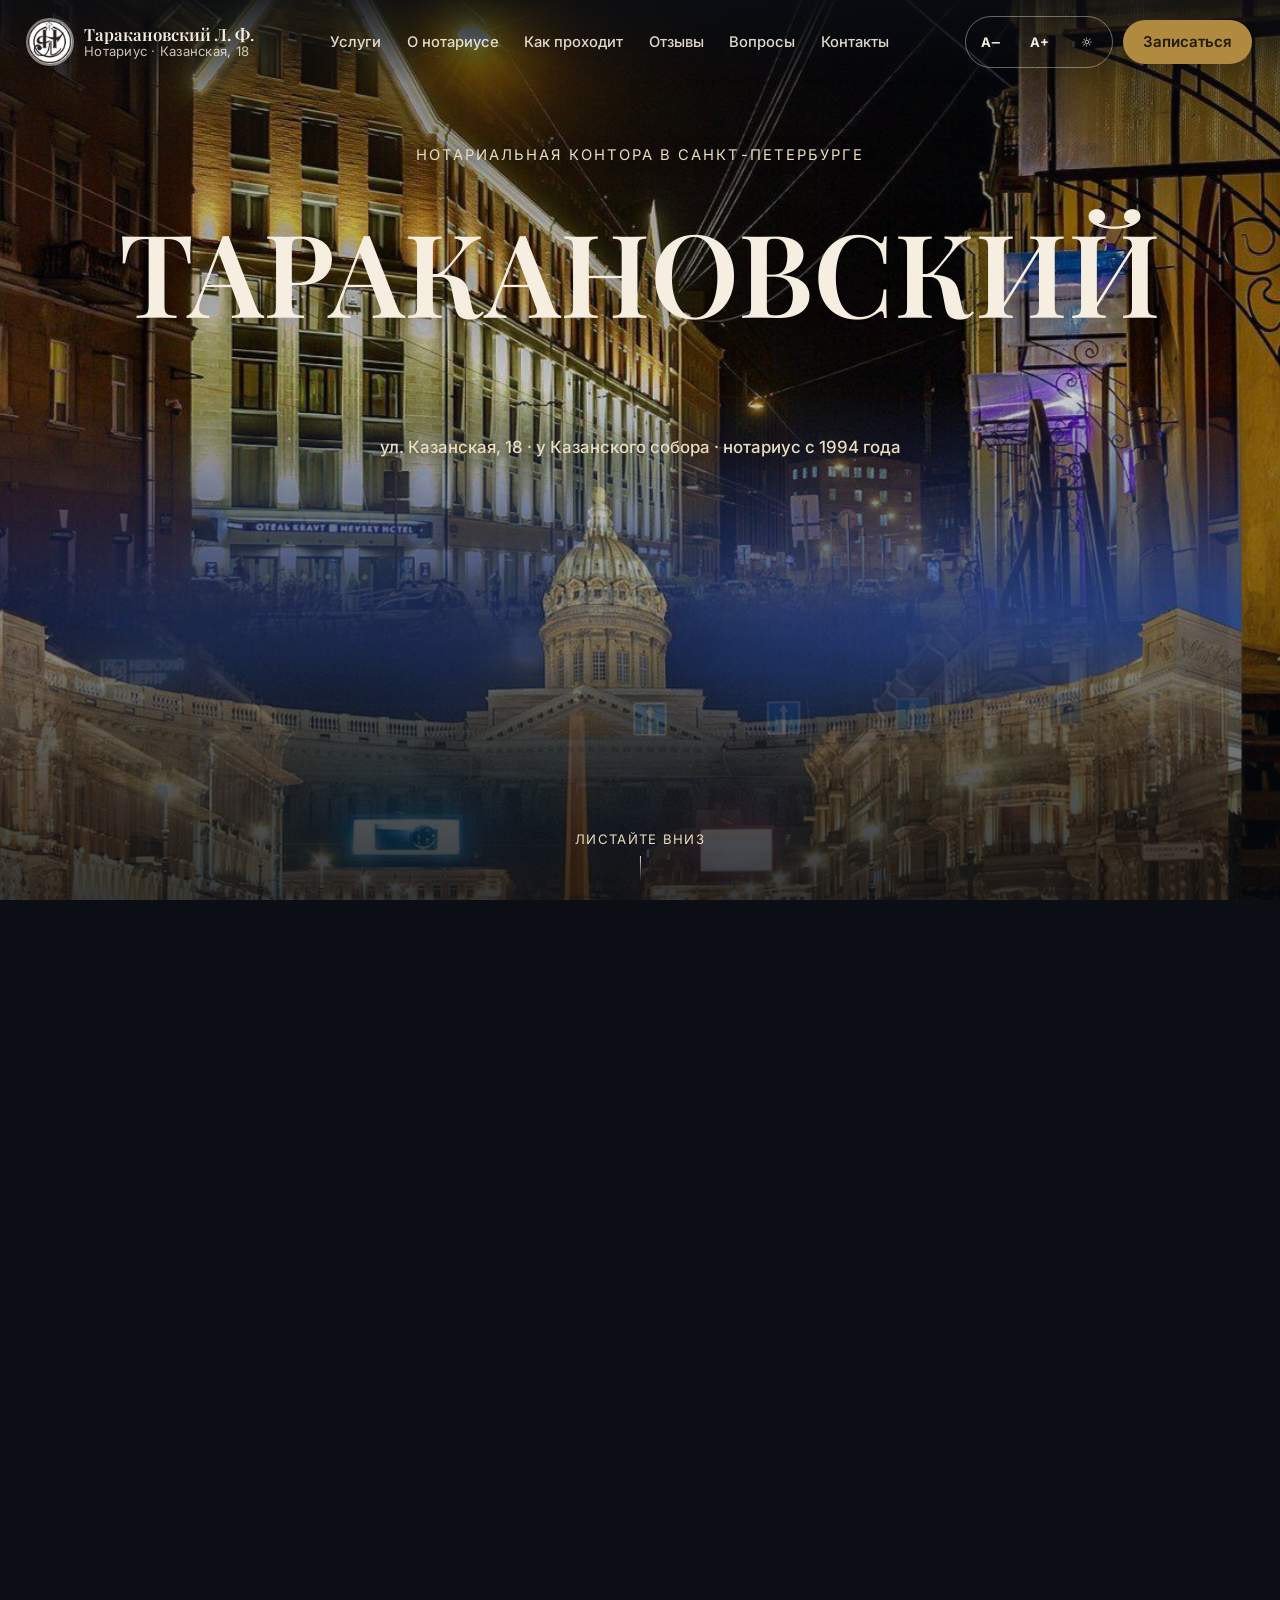
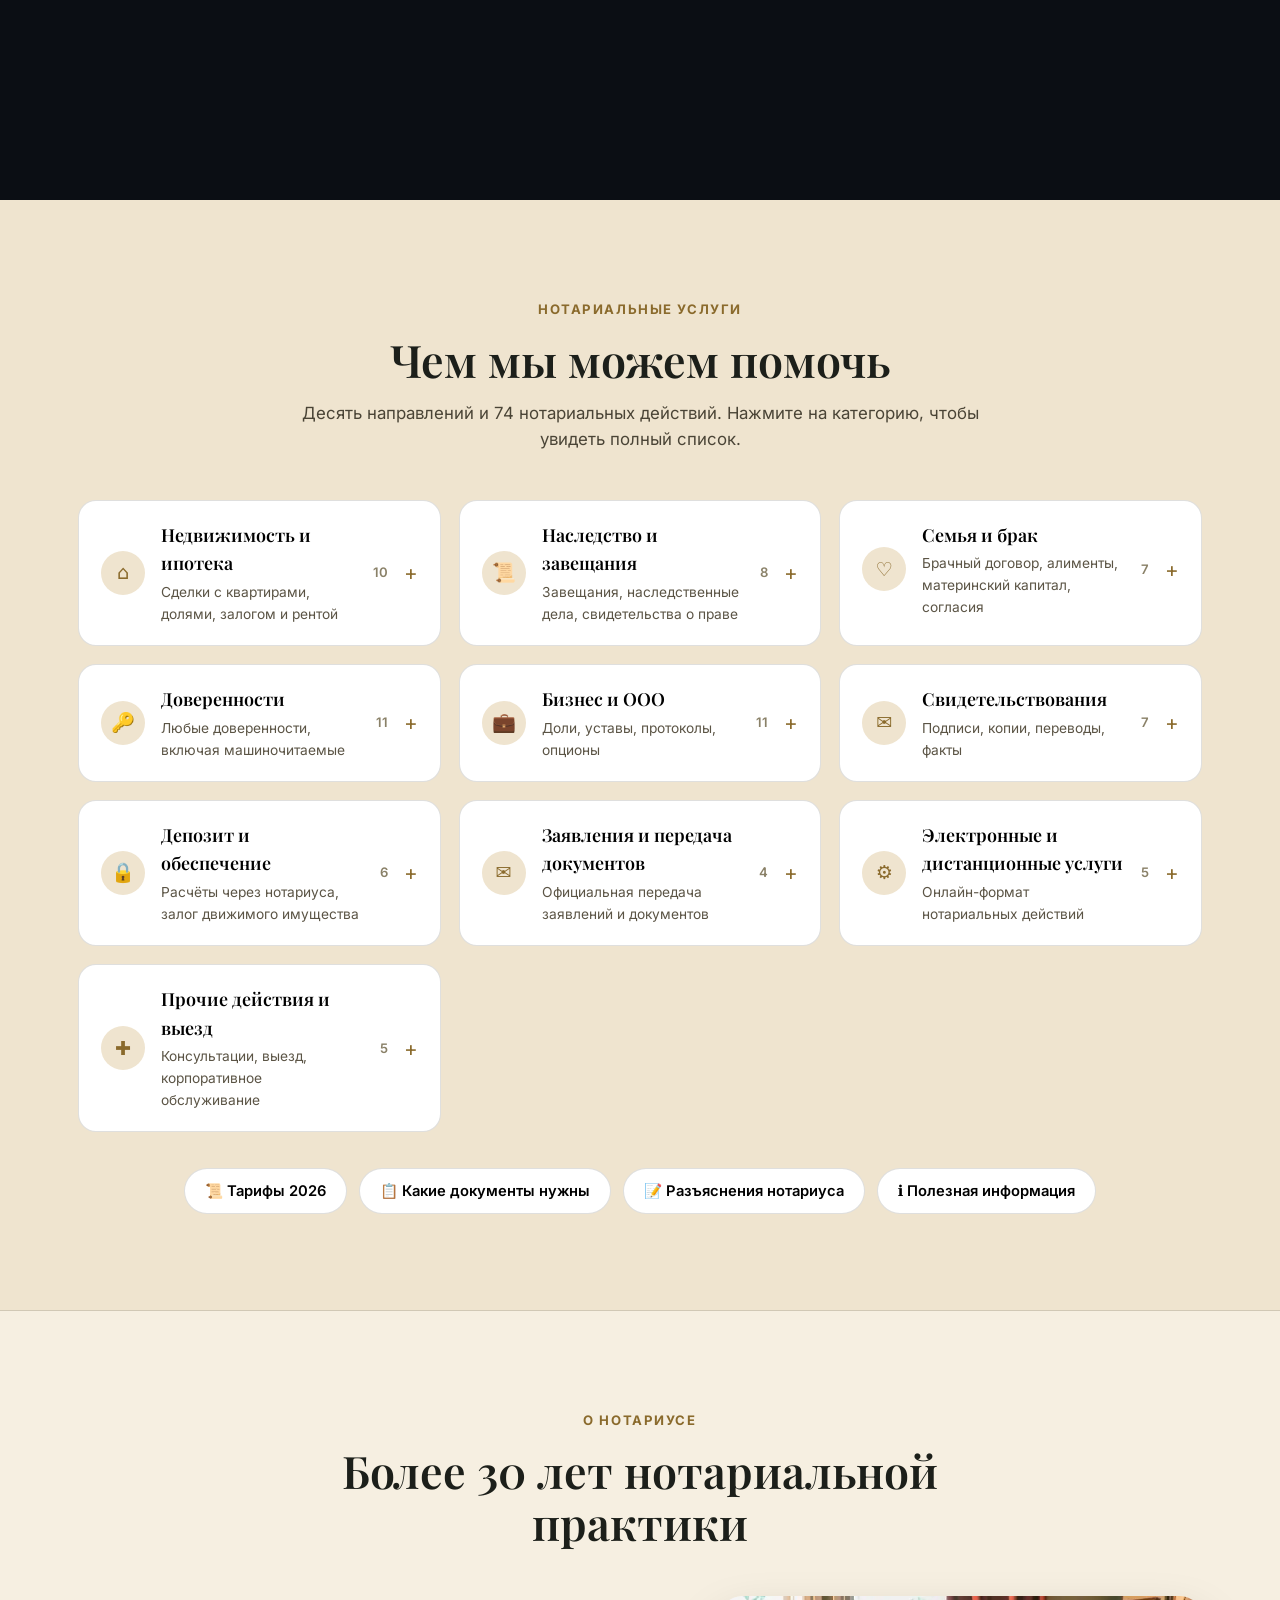
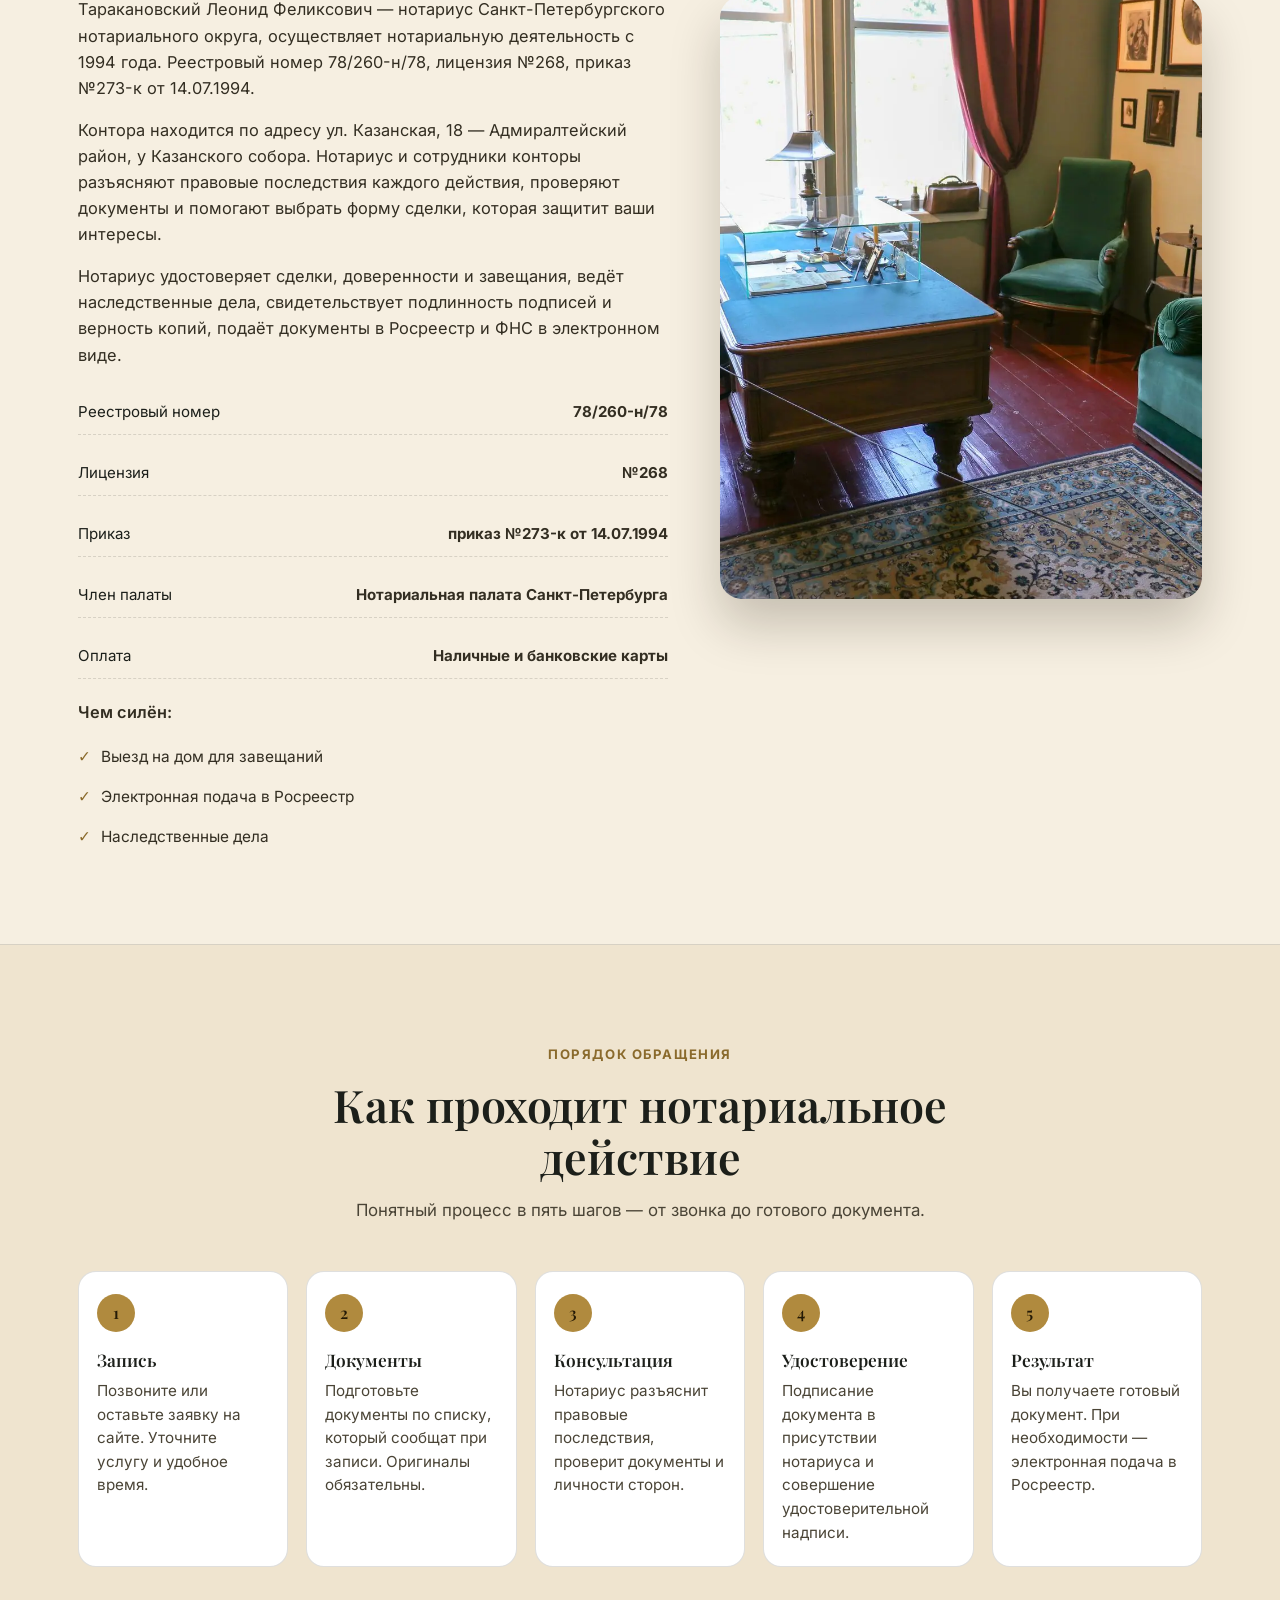
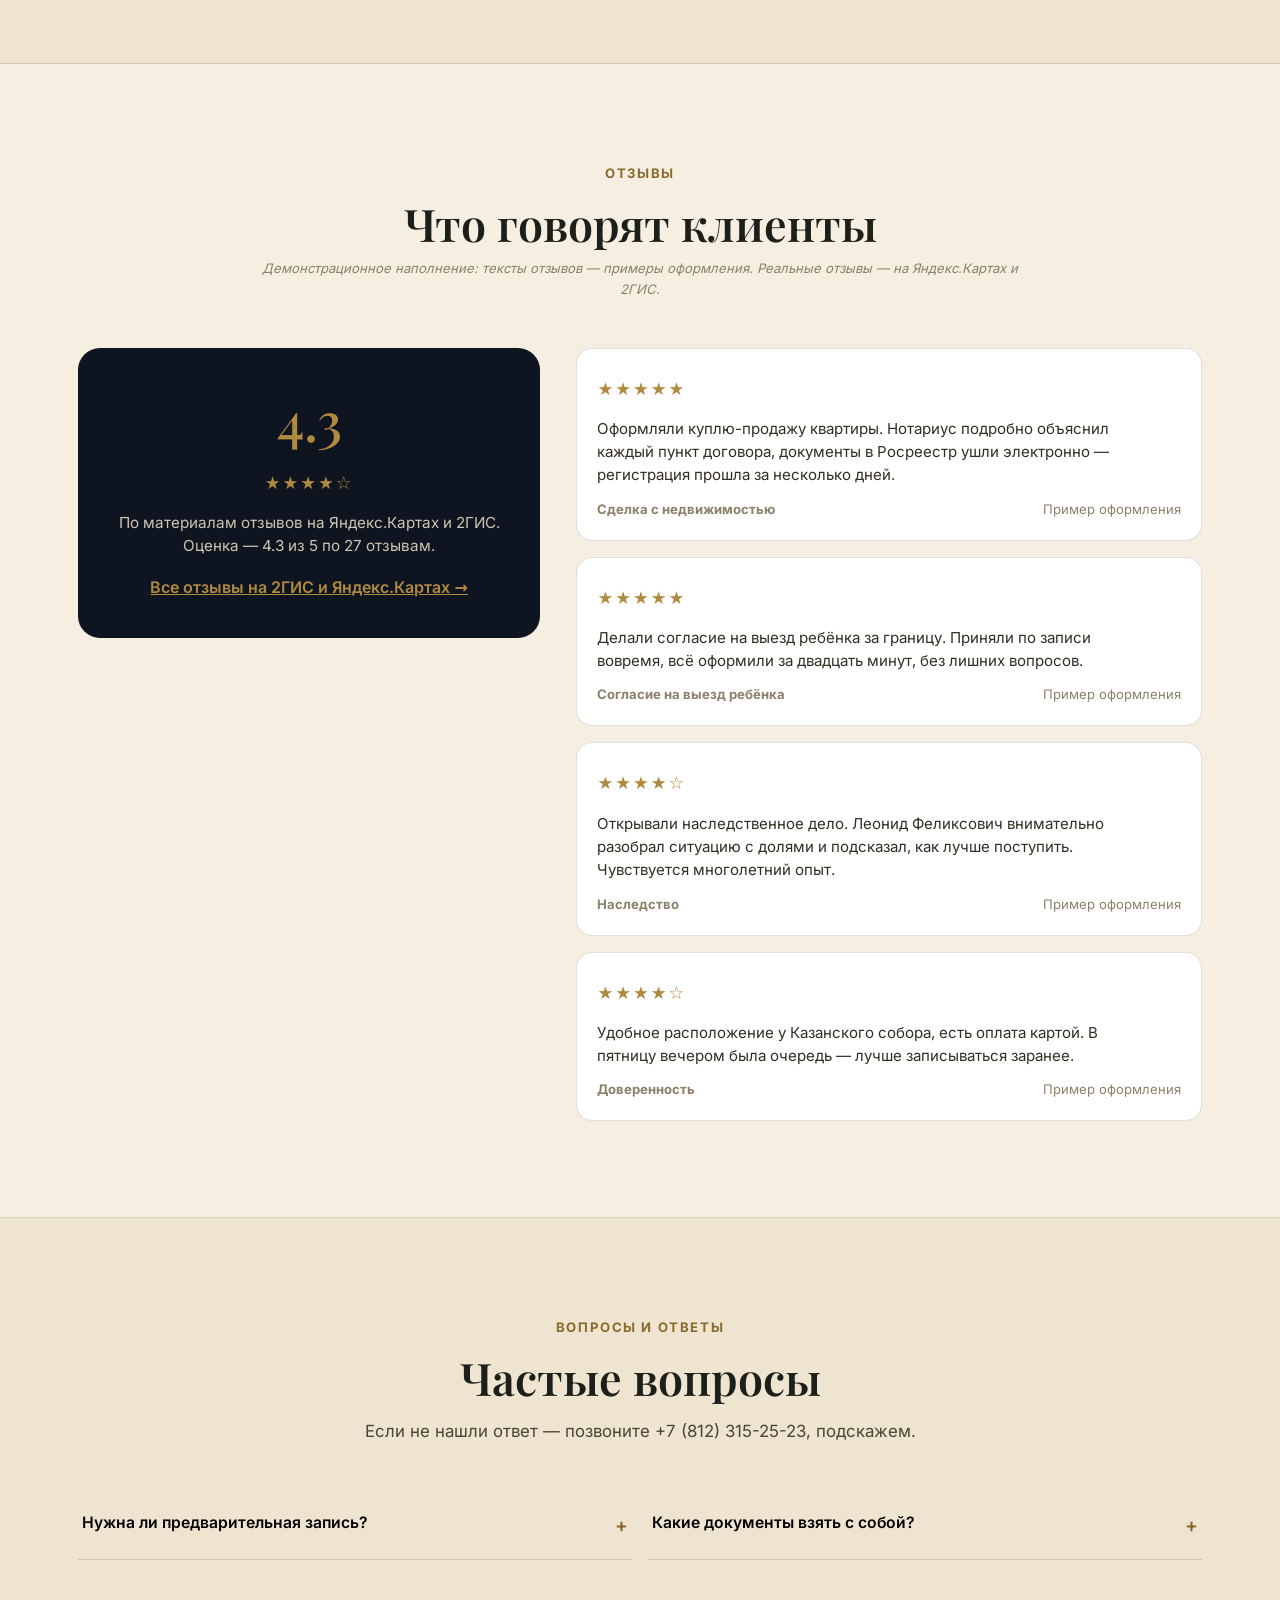
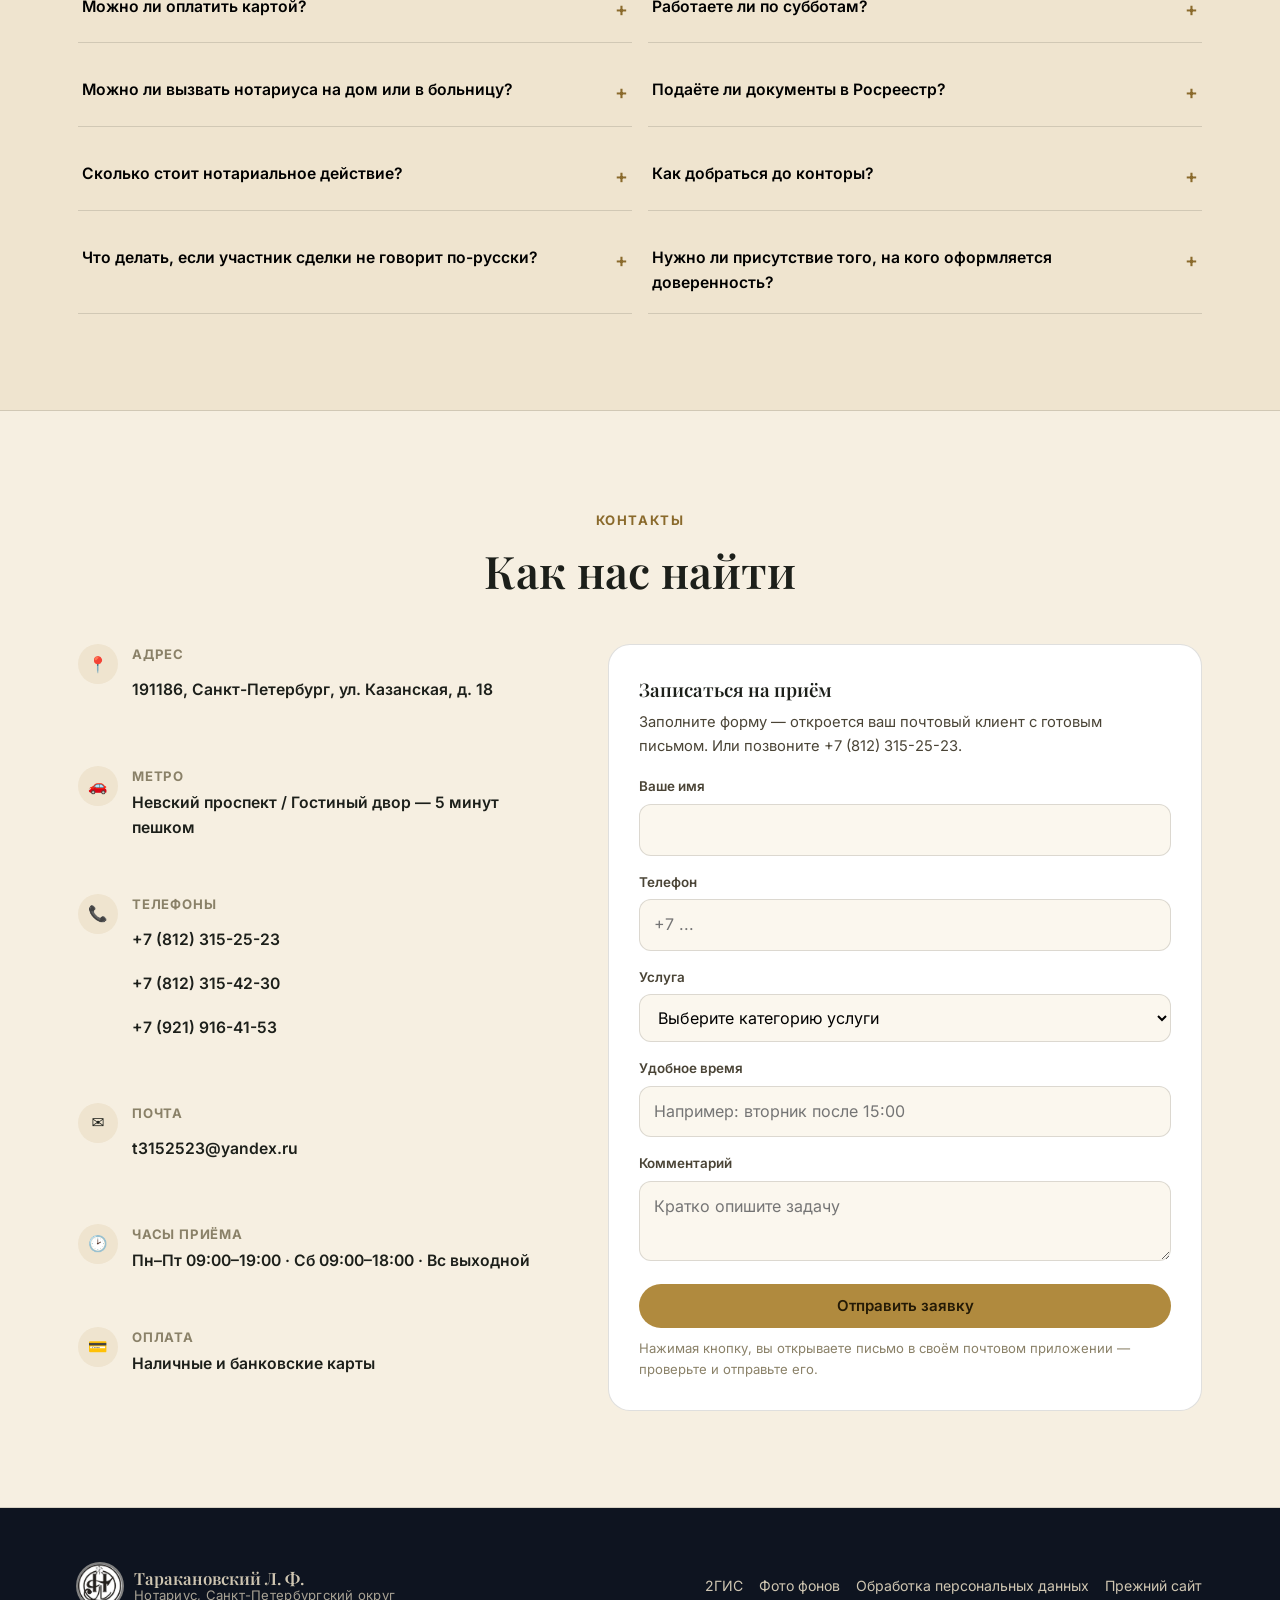
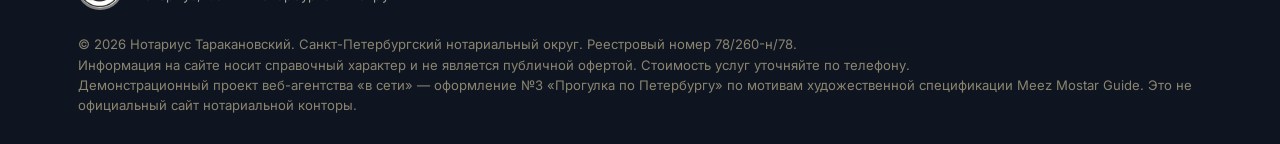
<file: index.html>
<!doctype html>
<html lang="ru">
<head>
<meta name="robots" content="noindex, nofollow, noarchive">
<meta charset="utf-8">
<meta name="viewport" content="width=device-width, initial-scale=1, viewport-fit=cover">
<title>Нотариус Таракановский Л. Ф. — ул. Казанская, 18, Санкт-Петербург</title>
<meta name="description" content="Нотариус Таракановский Л. Ф., Санкт-Петербург, ул. Казанская, 18. Пн–пт 09:00–19:00, сб 09:00–18:00. Наследство, доверенности, сделки с недвижимостью, ООО. Запись: +7 (812) 315-25-23.">
<link rel="canonical" href="https://v3-tarakanovsky.vseti-site.ru/">
<meta property="og:type" content="website">
<meta property="og:title" content="Нотариус Таракановский Л. Ф. — ул. Казанская, 18, Санкт-Петербург">
<meta property="og:description" content="Нотариус Таракановский Л. Ф., Санкт-Петербург, ул. Казанская, 18. Пн–пт 09:00–19:00, сб 09:00–18:00. Наследство, доверенности, сделки с недвижимостью, ООО. Запись: +7 (812) 315-25-23.">
<meta property="og:url" content="https://v3-tarakanovsky.vseti-site.ru/">
<meta property="og:image" content="https://v3-tarakanovsky.vseti-site.ru/img/kazan_cathedral.jpg">
<meta property="og:locale" content="ru_RU">
<meta name="twitter:card" content="summary_large_image">
<link rel="icon" href="favicon-32.png" sizes="32x32" type="image/png">
<link rel="icon" href="favicon-16.png" sizes="16x16" type="image/png">
<link rel="apple-touch-icon" href="apple-touch-icon.png">
<link rel="stylesheet" href="assets/fonts.css">
<link rel="stylesheet" href="styles.css">
<noscript><style>.reveal{opacity:1!important;transform:none!important}</style></noscript>
<script type="application/ld+json">{"@context": "https://schema.org", "@type": ["Notary", "LegalService", "LocalBusiness"], "@id": "https://v3-tarakanovsky.vseti-site.ru/#org", "name": "Нотариус Таракановский Леонид Феликсович", "url": "https://v3-tarakanovsky.vseti-site.ru/", "image": "https://v3-tarakanovsky.vseti-site.ru/img/kazan_cathedral.jpg", "description": "Нотариус Таракановский Л. Ф., Санкт-Петербург, ул. Казанская, 18. Пн–пт 09:00–19:00, сб 09:00–18:00. Наследство, доверенности, сделки с недвижимостью, ООО. Запись: +7 (812) 315-25-23.", "telephone": ["+78123152523", "+78123154230", "+79219164153"], "email": "t3152523@yandex.ru", "address": {"@type": "PostalAddress", "streetAddress": "ул. Казанская, 18", "addressLocality": "Санкт-Петербург", "postalCode": "191186", "addressRegion": "Санкт-Петербург", "addressCountry": "RU"}, "geo": {"@type": "GeoCoordinates", "latitude": 59.9334, "longitude": 30.3204}, "openingHoursSpecification": [{"@type": "OpeningHoursSpecification", "dayOfWeek": ["Monday", "Tuesday", "Wednesday", "Thursday", "Friday"], "opens": "09:00", "closes": "19:00"}, {"@type": "OpeningHoursSpecification", "dayOfWeek": ["Saturday"], "opens": "09:00", "closes": "18:00"}], "areaServed": {"@type": "City", "name": "Санкт-Петербург"}, "paymentAccepted": "Наличные и банковские карты", "priceRange": "₽₽", "foundingDate": "1994", "founder": {"@type": "Person", "name": "Таракановский Леонид Феликсович"}, "aggregateRating": {"@type": "AggregateRating", "ratingValue": "4.3", "reviewCount": "27"}}</script>
<script type="application/ld+json">{"@context": "https://schema.org", "@type": "FAQPage", "mainEntity": [{"@type": "Question", "name": "Нужна ли предварительная запись?", "acceptedAnswer": {"@type": "Answer", "text": "Рекомендуем записаться заранее по телефону +7 (812) 315-25-23 или через форму на сайте — так вы не будете ждать в очереди. Часы приёма: 09:00–19:00 в будни, 09:00–18:00 в субботу."}}, {"@type": "Question", "name": "Какие документы взять с собой?", "acceptedAnswer": {"@type": "Answer", "text": "Всегда — паспорт каждого участника. Остальное зависит от действия: для сделки с недвижимостью — правоустанавливающие документы, для доверенности — данные представителя, для наследства — свидетельство о смерти и документы о родстве. Точный список сообщат при записи."}}, {"@type": "Question", "name": "Можно ли оплатить картой?", "acceptedAnswer": {"@type": "Answer", "text": "Наличные и банковские карты."}}, {"@type": "Question", "name": "Работаете ли по субботам?", "acceptedAnswer": {"@type": "Answer", "text": "Да, в субботу приём 09:00–18:00. Воскресенье — выходной. Приём документов до 18:30 (сб до 17:30), по предварительной записи."}}, {"@type": "Question", "name": "Можно ли вызвать нотариуса на дом или в больницу?", "acceptedAnswer": {"@type": "Answer", "text": "Да, выезд нотариуса возможен — на дом, в больницу, в офис организации. Время и условия выезда согласуются по телефону +7 (812) 315-25-23."}}, {"@type": "Question", "name": "Подаёте ли документы в Росреестр?", "acceptedAnswer": {"@type": "Answer", "text": "Да. После удостоверения сделки нотариус направляет документы в Росреестр в электронном виде — без визита в МФЦ и с сокращённым сроком регистрации."}}, {"@type": "Question", "name": "Сколько стоит нотариальное действие?", "acceptedAnswer": {"@type": "Answer", "text": "Стоимость складывается из нотариального тарифа, установленного законом, и платы за услуги правового и технического характера, единой для всех нотариусов Санкт-Петербурга. Точную сумму по вашему действию сообщат при записи."}}, {"@type": "Question", "name": "Как добраться до конторы?", "acceptedAnswer": {"@type": "Answer", "text": "Адрес: ул. Казанская, 18, Адмиралтейский район, у Казанского собора. Метро: Невский проспект / Гостиный двор — 5 минут пешком."}}, {"@type": "Question", "name": "Что делать, если участник сделки не говорит по-русски?", "acceptedAnswer": {"@type": "Answer", "text": "Нотариальное действие совершается на русском языке. Если участник не владеет русским, потребуется переводчик — его участие и данные указываются в документе. Договоритесь об этом заранее при записи."}}, {"@type": "Question", "name": "Нужно ли присутствие того, на кого оформляется доверенность?", "acceptedAnswer": {"@type": "Answer", "text": "Нет. Для доверенности достаточно присутствия доверителя с паспортом; о представителе нужны паспортные данные. Представитель получает доверенность позже — лично или через доверителя."}}]}</script>
</head>
<body>
<a class="skip-link" href="#main">Перейти к содержимому</a>

<header class="site-header" id="hdr">
  <a class="brand" href="#top">
    <img src="img/logo.jpg" alt="Логотип нотариуса Таракановского" width="225" height="224" loading="eager" fetchpriority="high">
    <span class="brand-txt"><b>Таракановский Л. Ф.</b><span>Нотариус · Казанская, 18</span></span>
  </a>
  <nav class="site-nav" aria-label="Разделы сайта">
    <a href="#services">Услуги</a>
    <a href="#about">О нотариусе</a>
    <a href="#how">Как проходит</a>
    <a href="#reviews">Отзывы</a>
    <a href="#faq">Вопросы</a>
    <a href="#contacts">Контакты</a>
  </nav>
  <div class="hdr-actions">
    <div class="a11y-box" aria-label="Настройки доступности">
      <button type="button" data-fs="down" aria-label="Уменьшить текст">A−</button>
      <button type="button" data-fs="up" aria-label="Увеличить текст">A+</button>
      <button type="button" data-contrast="1" aria-label="Версия для слабовидящих" title="Версия для слабовидящих">&#9788;</button>
    </div>
    <a class="btn btn-gold" href="#contacts">Записаться</a>
    <button class="burger" aria-label="Открыть меню">&#9776;</button>
  </div>
</header>

<div class="mnav" id="mnav">
  <div class="mnav-bg"></div>
  <div class="mnav-box">
    <button class="mnav-close" aria-label="Закрыть меню">&#10005;</button>
    <a href="#services">Услуги</a>
    <a href="#about">О нотариусе</a>
    <a href="#how">Как проходит</a>
    <a href="#reviews">Отзывы</a>
    <a href="#faq">Вопросы</a>
    <a href="#contacts">Контакты</a>
  </div>
</div>

<main id="main">
<div id="top"></div>
<section class="cinema-scroll" id="cinema" aria-label="Прогулка по Петербургу до конторы нотариуса">
  <div class="stage">
    <div class="world">
      <img class="scene-img layer-sky" src="img/spb_aerial.jpg" alt="" width="1280" height="853" loading="eager" fetchpriority="high">
      <img class="scene-img layer-mid" src="img/kazan_cathedral.jpg" alt="" width="1280" height="579" loading="eager" fetchpriority="high">
      <img class="scene-img layer-fore" src="img/nevsky.jpg" alt="" width="1280" height="857" loading="eager" fetchpriority="high">
      <div class="shade"></div>

      <span class="hero-kicker">Нотариальная контора в Санкт-Петербурге</span>
      <h1 class="hero-title">ТАРАКАНОВСКИЙ</h1>
      <p class="hero-sub">ул. Казанская, 18 · у Казанского собора · нотариус с 1994 года</p>

      <div class="mile-slider" aria-label="Вехи нотариальной практики">
        <div class="mile-track">
          <article class="mile-card"><span class="k">С 1994 года</span><span class="num">01</span><h3>Стаж практики</h3><p>Более 30 лет нотариальной деятельности в Санкт-Петербургском нотариальном округе.</p></article>
          <article class="mile-card"><span class="k">Реестровый номер</span><span class="num">02</span><h3>78/260-н/78</h3><p>Официальный номер в реестре нотариусов Санкт-Петербурга.</p></article>
          <article class="mile-card"><span class="k">Лицензия</span><span class="num">03</span><h3>№268</h3><p>Приказ №273-к от 14.07.1994 о наделении полномочиями нотариуса.</p></article>
          <article class="mile-card"><span class="k">Членство</span><span class="num">04</span><h3>Нотариальная палата СПб</h3><p>Действующий член Нотариальной палаты Санкт-Петербурга.</p></article>
          <article class="mile-card"><span class="k">Рейтинг</span><span class="num">05</span><h3>4.3 из 5</h3><p>По отзывам на Яндекс.Картах и 2ГИС — 27 отзывов.</p></article>
        </div>
      </div>
      <div class="mile-nav-wrap">
        <button class="mile-nav mile-prev" aria-label="Предыдущая карточка">&#8592;</button>
        <button class="mile-nav mile-next" aria-label="Следующая карточка">&#8594;</button>
      </div>

      <div class="intro-copy">
        <p>Нотариальные действия любой сложности — от доверенности до сделки с недвижимостью — в двух шагах от Невского проспекта, в доме-памятнике архитектуры на Казанской улице.</p>
        <div class="hero-tags">
          <span>Наследство</span><span>Доверенности</span><span>Сделки с недвижимостью</span><span>Электронная подача в Росреестр</span>
        </div>
      </div>

      <div class="story-panel" style="top:62%">
        <h2>Дом № 18 на Казанской улице</h2>
        <p>Контора работает в доме — памятнике архитектуры первой четверти XIX века, у изгиба улицы напротив Казанского собора. Первый адрес Адама Мицкевича в Петербурге.</p>
        <dl class="story-facts">
          <div><dt>XIX век</dt><dd>Год постройки дома</dd></div>
          <div><dt>1994</dt><dd>Год начала нотариальной практики</dd></div>
        </dl>
      </div>

      <div class="story-panel" id="panel2" style="top:34%">
        <h2>От записи до готового документа</h2>
        <p>Приём по предварительной записи, разъяснение правовых последствий и электронная подача в Росреестр — без лишних визитов в МФЦ.</p>
        <button class="note-button" type="button" data-info="tariffs">&#8599; Тарифы и документы конторы</button>
      </div>

      <div class="scroll-hint">Листайте вниз<span class="ln"></span></div>
    </div>
  </div>
</section>

<section class="sec sec-alt" id="services">
  <div class="wrap">
    <div class="sec-head">
      <span class="kicker">Нотариальные услуги</span>
      <h2 class="h2">Чем мы можем помочь</h2>
      <p class="lead">Десять направлений и 74 нотариальных действий. Нажмите на категорию, чтобы увидеть полный список.</p>
    </div>
    <div class="svc-grid"><div class="svc-cat"><button type="button" aria-expanded="false"><span class="svc-ico">&#8962;</span><span class="svc-txt"><b>Недвижимость и ипотека</b><span>Сделки с квартирами, долями, залогом и рентой</span></span><span class="svc-count">10</span><span class="svc-pl">+</span></button><div class="svc-body"><ul><li>Купля-продажа квартиры, дома, участка</li><li>Продажа доли в квартире</li><li>Дарение недвижимости</li><li>Договор ренты и пожизненного содержания с иждивением</li><li>Договор ипотеки доли в праве общей собственности</li><li>Уведомление сособственника о продаже доли</li><li>Соглашение об определении долей</li><li>Соглашение о порядке пользования помещением</li><li>Предварительный договор</li><li>Электронная подача документов в Росреестр</li></ul></div></div><div class="svc-cat"><button type="button" aria-expanded="false"><span class="svc-ico">&#128220;</span><span class="svc-txt"><b>Наследство и завещания</b><span>Завещания, наследственные дела, свидетельства о праве</span></span><span class="svc-count">8</span><span class="svc-pl">+</span></button><div class="svc-body"><ul><li>Удостоверение завещания</li><li>Совместное завещание супругов</li><li>Наследственный договор</li><li>Открытие и ведение наследственного дела</li><li>Свидетельство о праве на наследство</li><li>Соглашение о разделе наследственного имущества</li><li>Принятие мер по охране наследства</li><li>Выезд к завещателю на дом или в больницу</li></ul></div></div><div class="svc-cat"><button type="button" aria-expanded="false"><span class="svc-ico">&#9825;</span><span class="svc-txt"><b>Семья и брак</b><span>Брачный договор, алименты, материнский капитал, согласия</span></span><span class="svc-count">7</span><span class="svc-pl">+</span></button><div class="svc-body"><ul><li>Брачный договор</li><li>Соглашение о разделе совместно нажитого имущества</li><li>Соглашение об уплате алиментов</li><li>Оформление материнского капитала в долевую собственность</li><li>Согласие супруга на сделку</li><li>Согласие на выезд ребёнка за границу</li><li>Согласие на регистрацию по месту жительства</li></ul></div></div><div class="svc-cat"><button type="button" aria-expanded="false"><span class="svc-ico">&#128273;</span><span class="svc-txt"><b>Доверенности</b><span>Любые доверенности, включая машиночитаемые</span></span><span class="svc-count">11</span><span class="svc-pl">+</span></button><div class="svc-body"><ul><li>Генеральная доверенность</li><li>На управление и распоряжение автомобилем</li><li>На управление квартирой</li><li>На представление интересов в суде</li><li>На представление интересов несовершеннолетнего</li><li>На получение пенсии и пособий</li><li>На ведение наследственного дела</li><li>На получение документов</li><li>На распоряжение банковским счётом</li><li>Машиночитаемая доверенность (МЧД)</li><li>Отмена доверенности</li></ul></div></div><div class="svc-cat"><button type="button" aria-expanded="false"><span class="svc-ico">&#128188;</span><span class="svc-txt"><b>Бизнес и ООО</b><span>Доли, уставы, протоколы, опционы</span></span><span class="svc-count">11</span><span class="svc-pl">+</span></button><div class="svc-body"><ul><li>Купля-продажа доли в уставном капитале ООО</li><li>Дарение доли в уставном капитале</li><li>Залог доли</li><li>Удостоверение решения единственного участника</li><li>Удостоверение протокола общего собрания участников</li><li>Акцепт безотзывной оферты о продаже доли</li><li>Опционный договор и соглашение о предоставлении опциона</li><li>Договор конвертируемого займа</li><li>Заявление о выходе участника из ООО</li><li>Договор инвестиционного товарищества</li><li>Соглашение об управлении хозяйственным партнёрством</li></ul></div></div><div class="svc-cat"><button type="button" aria-expanded="false"><span class="svc-ico">&#9993;</span><span class="svc-txt"><b>Свидетельствования</b><span>Подписи, копии, переводы, факты</span></span><span class="svc-count">7</span><span class="svc-pl">+</span></button><div class="svc-body"><ul><li>Свидетельствование подлинности подписи</li><li>Свидетельствование верности копий документов и выписок</li><li>Свидетельствование верности перевода</li><li>Удостоверение времени предъявления документа</li><li>Удостоверение равнозначности электронного и бумажного документа</li><li>Удостоверение факта нахождения гражданина в живых</li><li>Обеспечение доказательств в интернете (осмотр сайта)</li></ul></div></div><div class="svc-cat"><button type="button" aria-expanded="false"><span class="svc-ico">&#128274;</span><span class="svc-txt"><b>Депозит и обеспечение</b><span>Расчёты через нотариуса, залог движимого имущества</span></span><span class="svc-count">6</span><span class="svc-pl">+</span></button><div class="svc-body"><ul><li>Нотариальный депозит по сделке с недвижимостью</li><li>Депозит при банкротстве</li><li>Регистрация уведомления о залоге движимого имущества</li><li>Выписка из реестра уведомлений о залоге</li><li>Исполнительная надпись</li><li>Протест векселя</li></ul></div></div><div class="svc-cat"><button type="button" aria-expanded="false"><span class="svc-ico">&#9993;</span><span class="svc-txt"><b>Заявления и передача документов</b><span>Официальная передача заявлений и документов</span></span><span class="svc-count">4</span><span class="svc-pl">+</span></button><div class="svc-body"><ul><li>Передача заявлений и документов почтой и по каналам связи</li><li>Свидетельство о передаче заявления</li><li>Принятие на хранение документов</li><li>Обеспечение доказательств</li></ul></div></div><div class="svc-cat"><button type="button" aria-expanded="false"><span class="svc-ico">&#9881;</span><span class="svc-txt"><b>Электронные и дистанционные услуги</b><span>Онлайн-формат нотариальных действий</span></span><span class="svc-count">5</span><span class="svc-pl">+</span></button><div class="svc-body"><ul><li>Дистанционная сделка с участием двух нотариусов</li><li>Электронная подача документов в Росреестр и ФНС</li><li>Удостоверение равнозначности документов</li><li>Выписки из ЕГРН и ЕГРЮЛ через нотариуса</li><li>Машиночитаемые доверенности</li></ul></div></div><div class="svc-cat"><button type="button" aria-expanded="false"><span class="svc-ico">&#10010;</span><span class="svc-txt"><b>Прочие действия и выезд</b><span>Консультации, выезд, корпоративное обслуживание</span></span><span class="svc-count">5</span><span class="svc-pl">+</span></button><div class="svc-body"><ul><li>Правовая консультация по нотариальному действию</li><li>Выезд нотариуса на дом, в больницу, в офис</li><li>Корпоративное обслуживание организаций</li><li>Составление проектов договоров и заявлений</li><li>Помощь в подборе формы сделки</li></ul></div></div></div>
    <div class="info-row">
      <button class="info-btn" type="button" data-info="tariffs">&#128220; Тарифы 2026</button>
      <button class="info-btn" type="button" data-info="docs">&#128203; Какие документы нужны</button>
      <button class="info-btn" type="button" data-info="articles">&#128221; Разъяснения нотариуса</button>
      <button class="info-btn" type="button" data-info="useful">&#8505; Полезная информация</button>
    </div>
  </div>
</section>

<section class="sec" id="about">
  <div class="wrap">
    <div class="sec-head">
      <span class="kicker">О нотариусе</span>
      <h2 class="h2">Более 30 лет нотариальной практики</h2>
    </div>
    <div class="about-grid">
      <div class="about-text">
        <p>Таракановский Леонид Феликсович — нотариус Санкт-Петербургского нотариального округа, осуществляет нотариальную деятельность с 1994 года. Реестровый номер 78/260-н/78, лицензия №268, приказ №273-к от 14.07.1994.</p>
        <p>Контора находится по адресу ул. Казанская, 18 — Адмиралтейский район, у Казанского собора. Нотариус и сотрудники конторы разъясняют правовые последствия каждого действия, проверяют документы и помогают выбрать форму сделки, которая защитит ваши интересы.</p>
        <p>Нотариус удостоверяет сделки, доверенности и завещания, ведёт наследственные дела, свидетельствует подлинность подписей и верность копий, подаёт документы в Росреестр и ФНС в электронном виде.</p>
        <ul class="cred-list">
          <li><span>Реестровый номер</span><b>78/260-н/78</b></li>
          <li><span>Лицензия</span><b>№268</b></li>
          <li><span>Приказ</span><b>приказ №273-к от 14.07.1994</b></li>
          <li><span>Член палаты</span><b>Нотариальная палата Санкт-Петербурга</b></li>
          <li><span>Оплата</span><b>Наличные и банковские карты</b></li>
        </ul>
        <p style="margin-top:20px;font-weight:600">Чем силён:</p>
        <ul class="feat-list"><li>Выезд на дом для завещаний</li><li>Электронная подача в Росреестр</li><li>Наследственные дела</li></ul>
      </div>
      <div class="about-photo reveal"><picture><source type="image/webp" srcset="img/int_kabinet.webp"><img src="img/int_kabinet.jpg" alt="Интерьер нотариальной конторы" width="1600" height="1067" loading="lazy" decoding="async"></picture></div>
    </div>
  </div>
</section>

<section class="sec sec-alt" id="how">
  <div class="wrap">
    <div class="sec-head">
      <span class="kicker">Порядок обращения</span>
      <h2 class="h2">Как проходит нотариальное действие</h2>
      <p class="lead">Понятный процесс в пять шагов — от звонка до готового документа.</p>
    </div>
    <ol class="steps">
      <li class="step"><span class="step-n">1</span><b>Запись</b><p>Позвоните или оставьте заявку на сайте. Уточните услугу и удобное время.</p></li>
      <li class="step"><span class="step-n">2</span><b>Документы</b><p>Подготовьте документы по списку, который сообщат при записи. Оригиналы обязательны.</p></li>
      <li class="step"><span class="step-n">3</span><b>Консультация</b><p>Нотариус разъяснит правовые последствия, проверит документы и личности сторон.</p></li>
      <li class="step"><span class="step-n">4</span><b>Удостоверение</b><p>Подписание документа в присутствии нотариуса и совершение удостоверительной надписи.</p></li>
      <li class="step"><span class="step-n">5</span><b>Результат</b><p>Вы получаете готовый документ. При необходимости — электронная подача в Росреестр.</p></li>
    </ol>
  </div>
</section>

<section class="sec" id="reviews">
  <div class="wrap">
    <div class="sec-head">
      <span class="kicker">Отзывы</span>
      <h2 class="h2">Что говорят клиенты</h2>
      <p class="demo-note">Демонстрационное наполнение: тексты отзывов — примеры оформления. Реальные отзывы — на Яндекс.Картах и 2ГИС.</p>
    </div>
    <div class="reviews-wrap">
      <div class="rsum">
        <div class="big">4.3</div>
        <div class="stars">&#9733;&#9733;&#9733;&#9733;&#9734;</div>
        <p>По материалам отзывов на Яндекс.Картах и 2ГИС. Оценка — 4.3 из 5 по 27 отзывам.</p>
        <a href="https://2gis.ru/spb/search/%D0%A2%D0%B0%D1%80%D0%B0%D0%BA%D0%B0%D0%BD%D0%BE%D0%B2%D1%81%D0%BA%D0%B8%D0%B9%20%D0%BD%D0%BE%D1%82%D0%B0%D1%80%D0%B8%D1%83%D1%81" target="_blank" rel="noopener">Все отзывы на 2ГИС и Яндекс.Картах →</a>
      </div>
      <div class="rgrid"><div class="rev"><div class="stars">&#9733;&#9733;&#9733;&#9733;&#9733;</div><p>Оформляли куплю-продажу квартиры. Нотариус подробно объяснил каждый пункт договора, документы в Росреестр ушли электронно — регистрация прошла за несколько дней.</p><div class="rev-meta"><b>Сделка с недвижимостью</b><span>Пример оформления</span></div></div><div class="rev"><div class="stars">&#9733;&#9733;&#9733;&#9733;&#9733;</div><p>Делали согласие на выезд ребёнка за границу. Приняли по записи вовремя, всё оформили за двадцать минут, без лишних вопросов.</p><div class="rev-meta"><b>Согласие на выезд ребёнка</b><span>Пример оформления</span></div></div><div class="rev"><div class="stars">&#9733;&#9733;&#9733;&#9733;&#9734;</div><p>Открывали наследственное дело. Леонид Феликсович внимательно разобрал ситуацию с долями и подсказал, как лучше поступить. Чувствуется многолетний опыт.</p><div class="rev-meta"><b>Наследство</b><span>Пример оформления</span></div></div><div class="rev"><div class="stars">&#9733;&#9733;&#9733;&#9733;&#9734;</div><p>Удобное расположение у Казанского собора, есть оплата картой. В пятницу вечером была очередь — лучше записываться заранее.</p><div class="rev-meta"><b>Доверенность</b><span>Пример оформления</span></div></div></div>
    </div>
  </div>
</section>

<section class="sec sec-alt" id="faq">
  <div class="wrap">
    <div class="sec-head">
      <span class="kicker">Вопросы и ответы</span>
      <h2 class="h2">Частые вопросы</h2>
      <p class="lead">Если не нашли ответ — позвоните +7 (812) 315-25-23, подскажем.</p>
    </div>
    <div class="faq"><div class="fq"><button type="button" aria-expanded="false"><span>Нужна ли предварительная запись?</span><span class="pl">+</span></button><div class="fq-a"><p>Рекомендуем записаться заранее по телефону +7 (812) 315-25-23 или через форму на сайте — так вы не будете ждать в очереди. Часы приёма: 09:00–19:00 в будни, 09:00–18:00 в субботу.</p></div></div><div class="fq"><button type="button" aria-expanded="false"><span>Какие документы взять с собой?</span><span class="pl">+</span></button><div class="fq-a"><p>Всегда — паспорт каждого участника. Остальное зависит от действия: для сделки с недвижимостью — правоустанавливающие документы, для доверенности — данные представителя, для наследства — свидетельство о смерти и документы о родстве. Точный список сообщат при записи.</p></div></div><div class="fq"><button type="button" aria-expanded="false"><span>Можно ли оплатить картой?</span><span class="pl">+</span></button><div class="fq-a"><p>Наличные и банковские карты.</p></div></div><div class="fq"><button type="button" aria-expanded="false"><span>Работаете ли по субботам?</span><span class="pl">+</span></button><div class="fq-a"><p>Да, в субботу приём 09:00–18:00. Воскресенье — выходной. Приём документов до 18:30 (сб до 17:30), по предварительной записи.</p></div></div><div class="fq"><button type="button" aria-expanded="false"><span>Можно ли вызвать нотариуса на дом или в больницу?</span><span class="pl">+</span></button><div class="fq-a"><p>Да, выезд нотариуса возможен — на дом, в больницу, в офис организации. Время и условия выезда согласуются по телефону +7 (812) 315-25-23.</p></div></div><div class="fq"><button type="button" aria-expanded="false"><span>Подаёте ли документы в Росреестр?</span><span class="pl">+</span></button><div class="fq-a"><p>Да. После удостоверения сделки нотариус направляет документы в Росреестр в электронном виде — без визита в МФЦ и с сокращённым сроком регистрации.</p></div></div><div class="fq"><button type="button" aria-expanded="false"><span>Сколько стоит нотариальное действие?</span><span class="pl">+</span></button><div class="fq-a"><p>Стоимость складывается из нотариального тарифа, установленного законом, и платы за услуги правового и технического характера, единой для всех нотариусов Санкт-Петербурга. Точную сумму по вашему действию сообщат при записи.</p></div></div><div class="fq"><button type="button" aria-expanded="false"><span>Как добраться до конторы?</span><span class="pl">+</span></button><div class="fq-a"><p>Адрес: ул. Казанская, 18, Адмиралтейский район, у Казанского собора. Метро: Невский проспект / Гостиный двор — 5 минут пешком.</p></div></div><div class="fq"><button type="button" aria-expanded="false"><span>Что делать, если участник сделки не говорит по-русски?</span><span class="pl">+</span></button><div class="fq-a"><p>Нотариальное действие совершается на русском языке. Если участник не владеет русским, потребуется переводчик — его участие и данные указываются в документе. Договоритесь об этом заранее при записи.</p></div></div><div class="fq"><button type="button" aria-expanded="false"><span>Нужно ли присутствие того, на кого оформляется доверенность?</span><span class="pl">+</span></button><div class="fq-a"><p>Нет. Для доверенности достаточно присутствия доверителя с паспортом; о представителе нужны паспортные данные. Представитель получает доверенность позже — лично или через доверителя.</p></div></div></div>
  </div>
</section>

<section class="sec" id="contacts">
  <div class="wrap">
    <div class="sec-head">
      <span class="kicker">Контакты</span>
      <h2 class="h2">Как нас найти</h2>
    </div>
    <div class="contacts-grid">
      <ul class="c-list">
        <li><span class="c-ico">&#128205;</span><div><b>Адрес</b><a href="https://2gis.ru/spb/search/%D0%A2%D0%B0%D1%80%D0%B0%D0%BA%D0%B0%D0%BD%D0%BE%D0%B2%D1%81%D0%BA%D0%B8%D0%B9%20%D0%BD%D0%BE%D1%82%D0%B0%D1%80%D0%B8%D1%83%D1%81" target="_blank" rel="noopener">191186, Санкт-Петербург, ул. Казанская, д. 18</a></div></li>
        <li><span class="c-ico">&#128663;</span><div><b>Метро</b><span>Невский проспект / Гостиный двор — 5 минут пешком</span></div></li>
        <li><span class="c-ico">&#128222;</span><div><b>Телефоны</b><span><a href="tel:+78123152523">+7 (812) 315-25-23</a><br><a href="tel:+78123154230">+7 (812) 315-42-30</a><br><a href="tel:+79219164153">+7 (921) 916-41-53</a></span></div></li>
        <li><span class="c-ico">&#9993;</span><div><b>Почта</b><a href="mailto:t3152523@yandex.ru">t3152523@yandex.ru</a></div></li>
        <li><span class="c-ico">&#128337;</span><div><b>Часы приёма</b><span>Пн–Пт 09:00–19:00 · Сб 09:00–18:00 · Вс выходной</span></div></li>
        <li><span class="c-ico">&#128179;</span><div><b>Оплата</b><span>Наличные и банковские карты</span></div></li>
      </ul>
      <div class="form-card">
        <h3 style="margin-bottom:6px">Записаться на приём</h3>
        <p style="color:#4a4436;font-size:.92rem;margin-bottom:18px">Заполните форму — откроется ваш почтовый клиент с готовым письмом. Или позвоните +7 (812) 315-25-23.</p>
        <form id="bookForm" novalidate>
          <div class="fld"><label for="fName">Ваше имя</label><input id="fName" type="text" required></div>
          <div class="fld"><label for="fPhone">Телефон</label><input id="fPhone" type="tel" placeholder="+7 ..." required></div>
          <div class="fld"><label for="fService">Услуга</label><select id="fService" required><option value="">Выберите категорию услуги</option><option value="Недвижимость и ипотека">Недвижимость и ипотека</option><option value="Наследство и завещания">Наследство и завещания</option><option value="Семья и брак">Семья и брак</option><option value="Доверенности">Доверенности</option><option value="Бизнес и ООО">Бизнес и ООО</option><option value="Свидетельствования">Свидетельствования</option><option value="Депозит и обеспечение">Депозит и обеспечение</option><option value="Заявления и передача документов">Заявления и передача документов</option><option value="Электронные и дистанционные услуги">Электронные и дистанционные услуги</option><option value="Прочие действия и выезд">Прочие действия и выезд</option></select></div>
          <div class="fld"><label for="fTime">Удобное время</label><input id="fTime" type="text" placeholder="Например: вторник после 15:00"></div>
          <div class="fld"><label for="fComment">Комментарий</label><textarea id="fComment" placeholder="Кратко опишите задачу"></textarea></div>
          <button class="btn btn-gold" type="submit" style="width:100%;justify-content:center">Отправить заявку</button>
          <p class="form-note">Нажимая кнопку, вы открываете письмо в своём почтовом приложении — проверьте и отправьте его.</p>
          <p class="form-ok" id="fOk"></p>
        </form>
      </div>
    </div>
  </div>
</section>
</main>

<footer class="foot">
  <div class="wrap">
    <div class="foot-top">
      <div class="brand"><img src="img/logo.jpg" alt="" width="225" height="224" loading="lazy" decoding="async"><span class="brand-txt"><b>Таракановский Л. Ф.</b><span>Нотариус, Санкт-Петербургский округ</span></span></div>
      <ul class="foot-links">
        <li><a href="https://2gis.ru/spb/search/%D0%A2%D0%B0%D1%80%D0%B0%D0%BA%D0%B0%D0%BD%D0%BE%D0%B2%D1%81%D0%BA%D0%B8%D0%B9%20%D0%BD%D0%BE%D1%82%D0%B0%D1%80%D0%B8%D1%83%D1%81" target="_blank" rel="noopener">2ГИС</a></li>
        <li><a href="credits.html" target="_blank" rel="noopener">Фото фонов</a></li>
        <li><a href="#" data-info="pdn">Обработка персональных данных</a></li>
        <li><a href="http://казанская18.рф" target="_blank" rel="noopener">Прежний сайт</a></li>
      </ul>
    </div>
    <small>© <span id="year"></span> Нотариус Таракановский. Санкт-Петербургский нотариальный округ. Реестровый номер 78/260-н/78.<br>
    Информация на сайте носит справочный характер и не является публичной офертой. Стоимость услуг уточняйте по телефону.<br>
    Демонстрационный проект веб-агентства «в сети» — оформление №3 «Прогулка по Петербургу» по мотивам художественной спецификации Meez Mostar Guide. Это не официальный сайт нотариальной конторы.</small>
  </div>
</footer>

<div class="modal" id="infoModal" role="dialog" aria-modal="true" aria-label="Материалы конторы">
  <div class="modal-bg" data-close></div>
  <div class="mbox">
    <button class="mbox-close" data-close aria-label="Закрыть">&#10005;</button>
    <h3 style="margin-bottom:4px">Материалы конторы</h3>
    <p style="font-size:.86rem;color:#8a8168;margin-bottom:6px">Тексты и документы нотариальной конторы — перенесены дословно.</p>
    <div class="mtabs" id="infoTabs"></div>
    <div id="infoBody"></div>
  </div>
</div>

<script src="script.js" defer></script>
</body>
</html>
</file>
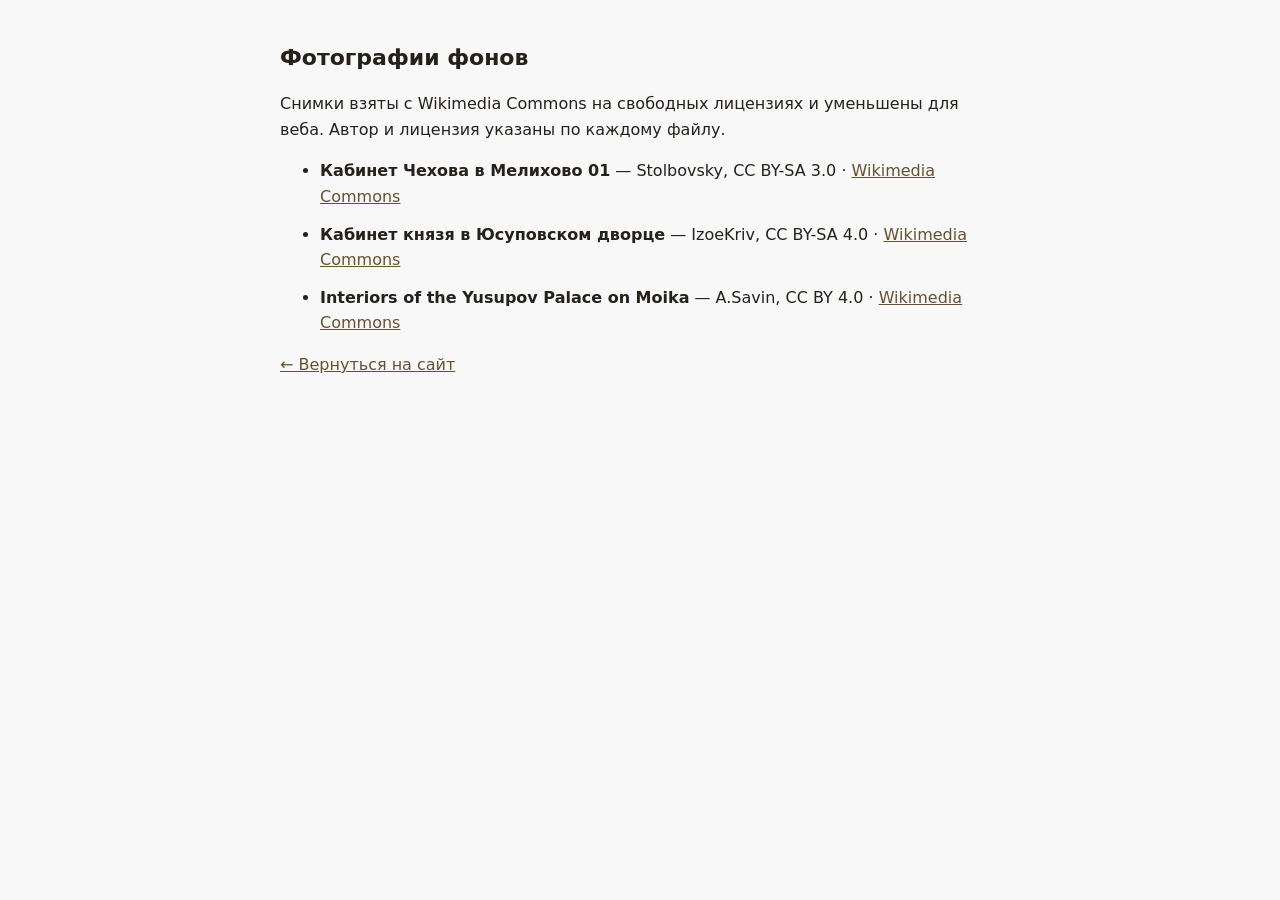
<file: credits.html>
<!doctype html>
<html lang="ru"><head><meta charset="utf-8"><meta name="viewport" content="width=device-width,initial-scale=1"><meta name="robots" content="noindex, nofollow, noarchive"><title>Фотографии фонов — Нотариус Таракановский</title><style>body{max-width:720px;margin:40px auto;padding:0 20px;font:16px/1.6 system-ui,Segoe UI,Arial,sans-serif;color:#25211a;background:#f8f8f8}h1{font-size:22px}li{margin:0 0 12px}a{color:#665230}</style></head><body><h1>Фотографии фонов</h1><p>Снимки взяты с Wikimedia Commons на свободных лицензиях и уменьшены для веба. Автор и лицензия указаны по каждому файлу.</p><ul>
<li><b>Кабинет Чехова в Мелихово 01</b> — Stolbovsky, CC BY-SA 3.0 · <a href="https://commons.wikimedia.org/wiki/File:%D0%9A%D0%B0%D0%B1%D0%B8%D0%BD%D0%B5%D1%82_%D0%A7%D0%B5%D1%85%D0%BE%D0%B2%D0%B0_%D0%B2_%D0%9C%D0%B5%D0%BB%D0%B8%D1%85%D0%BE%D0%B2%D0%BE_01.jpg" target="_blank" rel="noopener">Wikimedia Commons</a></li>
<li><b>Кабинет князя в Юсуповском дворце</b> — IzoeKriv, CC BY-SA 4.0 · <a href="https://commons.wikimedia.org/wiki/File:%D0%9A%D0%B0%D0%B1%D0%B8%D0%BD%D0%B5%D1%82_%D0%BA%D0%BD%D1%8F%D0%B7%D1%8F_%D0%B2_%D0%AE%D1%81%D1%83%D0%BF%D0%BE%D0%B2%D1%81%D0%BA%D0%BE%D0%BC_%D0%B4%D0%B2%D0%BE%D1%80%D1%86%D0%B5.jpg" target="_blank" rel="noopener">Wikimedia Commons</a></li>
<li><b>Interiors of the Yusupov Palace on Moika</b> — A.Savin, CC BY 4.0 · <a href="https://commons.wikimedia.org/wiki/File:20230520_Interiors_of_the_Yusupov_Palace_on_Moika_218.jpg" target="_blank" rel="noopener">Wikimedia Commons</a></li>
</ul><p><a href="https://kristall2002-art.github.io/notary-tarakanovsky-v3/">← Вернуться на сайт</a></p></body></html>
</file>
<file: assets/fonts.css>
/* Локальные шрифты. Playfair Display (OFL) — замена коммерческого Ogg из спецификации Mostar Guide.
   Inter (OFL) — текстовый гротеск. Никаких внешних подключений. */
@font-face{font-family:"Playfair Display";font-style:normal;font-weight:500;font-display:swap;
  src:url("fonts/playfair-display-500-cyrillic.woff2") format("woff2");
  unicode-range:U+0400-045F,U+0490-0491,U+04B0-04B1,U+2116;}
@font-face{font-family:"Playfair Display";font-style:normal;font-weight:500;font-display:swap;
  src:url("fonts/playfair-display-500-latin.woff2") format("woff2");
  unicode-range:U+0000-00FF,U+0131,U+0152-0153,U+02BB-02BC,U+2000-206F,U+2074,U+20AC,U+2122;}
@font-face{font-family:"Playfair Display";font-style:normal;font-weight:600;font-display:swap;
  src:url("fonts/playfair-display-600-cyrillic.woff2") format("woff2");
  unicode-range:U+0400-045F,U+0490-0491,U+04B0-04B1,U+2116;}
@font-face{font-family:"Playfair Display";font-style:normal;font-weight:600;font-display:swap;
  src:url("fonts/playfair-display-600-latin.woff2") format("woff2");
  unicode-range:U+0000-00FF,U+0131,U+0152-0153,U+02BB-02BC,U+2000-206F,U+2074,U+20AC,U+2122;}

@font-face{font-family:"Inter";font-style:normal;font-weight:400;font-display:swap;
  src:url("fonts/inter-400-cyrillic.woff2") format("woff2");
  unicode-range:U+0400-045F,U+0490-0491,U+04B0-04B1,U+2116;}
@font-face{font-family:"Inter";font-style:normal;font-weight:400;font-display:swap;
  src:url("fonts/inter-400-latin.woff2") format("woff2");
  unicode-range:U+0000-00FF,U+0131,U+0152-0153,U+02BB-02BC,U+2000-206F,U+2074,U+20AC,U+2122;}
@font-face{font-family:"Inter";font-style:normal;font-weight:500;font-display:swap;
  src:url("fonts/inter-500-cyrillic.woff2") format("woff2");
  unicode-range:U+0400-045F,U+0490-0491,U+04B0-04B1,U+2116;}
@font-face{font-family:"Inter";font-style:normal;font-weight:500;font-display:swap;
  src:url("fonts/inter-500-latin.woff2") format("woff2");
  unicode-range:U+0000-00FF,U+0131,U+0152-0153,U+02BB-02BC,U+2000-206F,U+2074,U+20AC,U+2122;}
@font-face{font-family:"Inter";font-style:normal;font-weight:600;font-display:swap;
  src:url("fonts/inter-600-cyrillic.woff2") format("woff2");
  unicode-range:U+0400-045F,U+0490-0491,U+04B0-04B1,U+2116;}
@font-face{font-family:"Inter";font-style:normal;font-weight:600;font-display:swap;
  src:url("fonts/inter-600-latin.woff2") format("woff2");
  unicode-range:U+0000-00FF,U+0131,U+0152-0153,U+02BB-02BC,U+2000-206F,U+2074,U+20AC,U+2122;}
@font-face{font-family:"Inter";font-style:normal;font-weight:700;font-display:swap;
  src:url("fonts/inter-700-cyrillic.woff2") format("woff2");
  unicode-range:U+0400-045F,U+0490-0491,U+04B0-04B1,U+2116;}
@font-face{font-family:"Inter";font-style:normal;font-weight:700;font-display:swap;
  src:url("fonts/inter-700-latin.woff2") format("woff2");
  unicode-range:U+0000-00FF,U+0131,U+0152-0153,U+02BB-02BC,U+2000-206F,U+2074,U+20AC,U+2122;}
</file>
<file: styles.css>
/* Нотариус Таракановский — Оформление №3 «Прогулка по Петербургу»
   Художественный первоисточник: Meez «Mostar Guide» (кинематографичный
   параллакс-скролл, сериф, слоистые сцены). Идея перенесена на реальные
   фотографии Петербурга; вместо PNG-вырезок — виньетки/градиенты на фото. */

*{box-sizing:border-box}
html{min-height:100%;scroll-behavior:smooth;background:#0b0e14}
body{min-height:100%;margin:0;overflow-x:clip;background:#0b0e14;color:var(--ink);
  font-family:Inter,system-ui,-apple-system,"Segoe UI",sans-serif;letter-spacing:0;line-height:1.6}
img{max-width:100%;height:auto}
button{border:0;font:inherit;background:none;cursor:pointer}
a{color:inherit}
h1,h2,h3,h4{font-family:"Playfair Display",Georgia,"Times New Roman",serif;font-weight:600;margin:0}
p{margin:0}
ul,ol{margin:0;padding:0}
.wrap{max-width:1180px;margin:0 auto;padding:0 28px}

:root{
  --ink:#1c1f1a;
  --paper:#f6efe1;
  --paper-2:#efe4cf;
  --line:rgba(28,31,26,0.14);
  --gold:#b08a3e;
  --gold-2:#8a6a2c;
  --night:#0e1420;
  --night-2:#141d2c;
  --shadow:rgba(8,12,18,0.45);
  --step:16px;
  font-size:calc(16px * var(--fs-scale, 1));
}
.a11y-contrast{--ink:#000;--paper:#fff;--paper-2:#fff;--line:#000;--gold:#6b4c00;--gold-2:#4a3400;--night:#000;--night-2:#000}
.a11y-contrast .stage,.a11y-contrast .scene-img,.a11y-contrast .world{filter:none!important}
.a11y-contrast img{filter:grayscale(1) contrast(1.15)}

/* ---------- header ---------- */
.site-header{position:fixed;top:0;left:0;right:0;z-index:50;display:flex;align-items:center;
  justify-content:space-between;gap:20px;padding:16px 28px;color:#f6efe1;
  background:linear-gradient(180deg,rgba(10,14,20,0.72),rgba(10,14,20,0));
  transition:background .3s ease}
.site-header.solid{background:rgba(12,16,24,0.92);backdrop-filter:blur(6px)}
.a11y-contrast .site-header,.a11y-contrast .site-header.solid{background:#fff;color:#000;border-bottom:2px solid #000}
.brand{display:flex;align-items:center;gap:12px;text-decoration:none;color:inherit;min-width:0;min-height:44px}
.brand img{width:44px;height:44px;border-radius:50%;object-fit:cover;flex:none;box-shadow:0 0 0 2px rgba(246,239,225,.5)}
.brand-txt{display:flex;flex-direction:column;line-height:1.15;min-width:0}
.brand-txt b{font-family:"Playfair Display",serif;font-size:1.05rem;font-weight:600;white-space:nowrap;overflow:hidden;text-overflow:ellipsis}
.brand-txt span{font-size:.82rem;opacity:.8;letter-spacing:.02em}
.site-nav{display:flex;gap:clamp(14px,2vw,28px);list-style:none;align-items:center}
.site-nav a{font-size:.92rem;font-weight:500;text-decoration:none;opacity:.9;white-space:nowrap;line-height:44px}
.site-nav a:hover{opacity:1;text-decoration:underline}
.hdr-actions{display:flex;align-items:center;gap:10px}
.a11y-box{display:flex;align-items:center;gap:4px;border:1px solid rgba(246,239,225,.4);border-radius:999px;padding:3px}
.a11y-contrast .a11y-box{border-color:#000}
.a11y-box button{width:30px;height:44px;border-radius:999px;color:inherit;font-size:.82rem;font-weight:700;display:flex;align-items:center;justify-content:center}
.a11y-box button:hover{background:rgba(246,239,225,.18)}
.a11y-contrast .a11y-box button:hover{background:#000;color:#fff}
.btn{display:inline-flex;align-items:center;gap:8px;padding:0 20px;height:44px;border-radius:999px;
  font-weight:600;font-size:.94rem;text-decoration:none;white-space:nowrap;transition:transform .15s ease,background .2s ease}
.btn-gold{background:var(--gold);color:#241a06}
.btn-gold:hover{background:var(--gold-2)}
.btn:active{transform:scale(.96)}
.burger{display:none;width:44px;height:44px;border-radius:50%;color:#f6efe1;align-items:center;justify-content:center;font-size:1.3rem}
.a11y-contrast .burger{color:#000}

/* ---------- cinema scroll rig (Mostar Guide mechanic) ---------- */
.cinema-scroll{position:relative;height:calc(100vh + 2500px)}
.stage{position:sticky;top:0;height:100vh;min-height:600px;overflow:hidden;isolation:isolate;background:#101722}
.world{position:absolute;inset:0;overflow:hidden}
.scene-img{position:absolute;display:block;width:100%;height:100%;object-fit:cover;user-select:none;
  -webkit-user-drag:none;pointer-events:none;will-change:transform,opacity,filter}
.layer-sky{inset:0;filter:brightness(var(--sky-b,1)) blur(var(--sky-blur,0px));transform:scale(1.08)}
.layer-mid{top:auto;bottom:-4vh;left:-4vw;right:-4vw;width:108%;height:74%;
  -webkit-mask-image:linear-gradient(to top,#000 62%,transparent 100%);
  mask-image:linear-gradient(to top,#000 62%,transparent 100%);
  transform:translate3d(var(--mid-x,0),var(--mid-y,10vh),0) scale(var(--mid-scale,1.02));
  filter:brightness(.86) saturate(1.05)}
.layer-fore{top:auto;bottom:-2vh;left:-6vw;right:-6vw;width:112%;height:54%;
  -webkit-mask-image:linear-gradient(to top,#000 55%,transparent 100%);
  mask-image:linear-gradient(to top,#000 55%,transparent 100%);
  transform:translate3d(var(--fore-x,0),var(--fore-y,16vh),0) scale(var(--fore-scale,1.04));
  filter:brightness(.72) saturate(1.05)}
.shade{position:absolute;inset:0;z-index:3;pointer-events:none;
  background:linear-gradient(180deg,rgba(6,10,16,.55) 0%,rgba(6,10,16,.12) 32%,rgba(6,10,16,.18) 62%,rgba(6,10,16,.72) 100%)}

.hero-kicker{position:absolute;left:50%;top:clamp(96px,16vh,150px);transform:translate3d(-50%,var(--kicker-y,0),0);
  opacity:var(--kicker-op,1);color:#e9dcc0;font-size:.92rem;letter-spacing:.14em;text-transform:uppercase;
  text-align:center;width:min(90vw,600px);z-index:4;text-shadow:0 2px 14px rgba(0,0,0,.5)}
.hero-title{position:absolute;left:50%;top:clamp(140px,24vh,220px);width:min(94vw,1200px);margin:0;
  color:#f6efe1;font-size:clamp(2.6rem,9vw,7.5rem);font-weight:600;line-height:.94;text-align:center;
  text-shadow:0 18px 46px rgba(0,0,0,.5);z-index:4;
  transform:translate3d(-50%,var(--title-y,0),0) scale(var(--title-scale,1));opacity:var(--title-op,1)}
.hero-sub{position:absolute;left:50%;top:calc(clamp(140px,24vh,220px) + clamp(110px,17vw,260px));
  width:min(92vw,640px);text-align:center;color:#e9dcc0;font-size:1.05rem;font-weight:500;
  text-shadow:0 2px 16px rgba(0,0,0,.45);z-index:4;
  transform:translate3d(-50%,var(--kicker-y,0),0);opacity:var(--kicker-op,1)}

/* milestone slider — заменяет sight-cards Mostar на вехи практики нотариуса */
.mile-slider{position:absolute;left:0;right:0;top:clamp(118px,20vh,210px);z-index:5;overflow:hidden;pointer-events:none}
.mile-track{display:flex;gap:18px;padding:0 6vw;
  transform:translate3d(calc(var(--mile-shift,0px) + var(--mile-enter,60vw)),var(--mile-y,40px),0) scale(var(--mile-scale,.94));
  transition:transform .5s cubic-bezier(.22,1,.36,1);opacity:var(--mile-op,0);will-change:transform,opacity}
.mile-track.jump{transition:none}
.mile-card{flex:0 0 clamp(240px,26vw,300px);min-height:190px;padding:22px;border-radius:20px;
  background:var(--paper);color:#1c1f1a;box-shadow:0 20px 46px rgba(4,8,14,.35);pointer-events:auto;position:relative}
.mile-card .k{display:block;font-size:.82rem;font-weight:700;letter-spacing:.08em;text-transform:uppercase;color:var(--gold-2);margin-bottom:34px}
.mile-card .num{position:absolute;top:20px;right:20px;font-family:"Playfair Display",serif;font-size:1.5rem;color:var(--gold)}
.mile-card h3{font-size:1.28rem;line-height:1.05;margin-bottom:8px}
.mile-card p{font-size:.95rem;line-height:1.5;font-family:Inter,sans-serif;font-weight:400;color:#403a2c}
.mile-nav-wrap{position:absolute;left:6vw;top:calc(clamp(118px,20vh,210px) + 210px);z-index:6;display:flex;gap:10px;
  opacity:var(--mile-nav-op,0);pointer-events:none}
.mile-nav-wrap.ready{pointer-events:auto}
.mile-nav{width:46px;height:46px;border-radius:50%;background:rgba(246,239,225,.94);color:#1c1f1a;
  display:flex;align-items:center;justify-content:center;font-size:1.1rem;box-shadow:0 12px 26px rgba(0,0,0,.3);transition:transform .15s ease}
.mile-nav:active{transform:scale(.92)}

.intro-copy{position:absolute;left:50%;bottom:clamp(48px,14vh,140px);width:min(560px,calc(100vw - 40px));
  text-align:center;z-index:7;transform:translate3d(-50%,var(--intro-y,20px),0);opacity:var(--intro-op,0)}
.intro-copy p{color:#f6efe1;font-size:1.1rem;font-weight:500;line-height:1.5;text-shadow:0 2px 16px rgba(0,0,0,.5)}
.hero-tags{display:flex;flex-wrap:wrap;justify-content:center;gap:10px;margin-top:22px}
.hero-tags span{min-height:40px;display:inline-flex;align-items:center;padding:0 20px;border-radius:999px;
  background:var(--paper);color:#1c1f1a;font-size:.92rem;font-weight:600;box-shadow:0 10px 24px rgba(0,0,0,.25)}

.story-panel{position:absolute;left:50%;top:60%;width:min(720px,calc(100vw - 40px));text-align:center;
  pointer-events:none;z-index:8;transform:translate3d(-50%,var(--p-y,40px),0);opacity:var(--p-op,0)}
.story-panel h2{color:#f6efe1;font-size:clamp(1.9rem,4vw,3.1rem);line-height:1;text-shadow:0 16px 36px var(--shadow)}
.story-panel p{width:min(520px,100%);margin:20px auto 0;color:#f6efe1;font-size:1.05rem;font-weight:500;
  line-height:1.5;text-shadow:0 2px 16px rgba(0,0,0,.45)}
.story-facts{display:grid;grid-template-columns:repeat(2,minmax(0,1fr));gap:40px;width:min(420px,100%);margin:44px auto 0}
.story-facts dt{color:#f6efe1;font-family:"Playfair Display",serif;font-size:clamp(2.1rem,4.4vw,3rem);line-height:1;text-shadow:0 12px 28px var(--shadow)}
.story-facts dd{margin:12px 0 0;color:#e9dcc0;font-size:.92rem;font-weight:500;line-height:1.3}
#panel2{transform:translate3d(-50%,var(--p2-y,40px),0)!important;opacity:var(--p2-op,0)!important}
.note-button{min-height:48px;margin-top:24px;display:inline-flex;align-items:center;gap:10px;padding:0 26px;
  border-radius:999px;background:var(--gold);color:#241a06;font-weight:700;box-shadow:0 14px 30px rgba(0,0,0,.3);
  pointer-events:auto;transition:transform .15s ease}
.note-button:active{transform:scale(.96)}
.scroll-hint{position:absolute;left:50%;bottom:18px;transform:translateX(-50%);z-index:6;color:#e9dcc0;
  font-size:.82rem;letter-spacing:.1em;text-transform:uppercase;opacity:var(--hint-op,1);text-align:center}
.scroll-hint .ln{display:block;width:1px;height:26px;margin:6px auto 0;background:linear-gradient(#e9dcc0,transparent)}

/* ---------- flowing sections ---------- */
.sec{position:relative;padding:96px 0;background:var(--paper);border-bottom:1px solid var(--line)}
.sec-alt{background:var(--paper-2)}
.sec-dark{background:var(--night);color:#f2ead9}
.sec-dark h2,.sec-dark .kicker{color:#f2ead9}
.sec-head{max-width:760px;margin:0 auto 48px;text-align:center}
.kicker{display:inline-block;font-size:.82rem;font-weight:700;letter-spacing:.12em;text-transform:uppercase;color:var(--gold-2);margin-bottom:14px}
.sec-dark .kicker{color:var(--gold)}
.h2{font-size:clamp(1.8rem,3.6vw,2.8rem);line-height:1.15}
.lead{margin:14px auto 0;max-width:62ch;font-size:1.05rem;line-height:1.55;color:#4a4436}
.sec-dark .lead{color:#cfc6b2}

/* services accordion */
.svc-grid{display:grid;grid-template-columns:repeat(auto-fill,minmax(300px,1fr));gap:18px}
.svc-cat{border:1px solid var(--line);border-radius:18px;background:#fff;overflow:hidden}
.a11y-contrast .svc-cat{background:#fff}
.svc-cat>button{width:100%;display:flex;align-items:center;gap:16px;padding:20px 22px;text-align:left}
.svc-ico{flex:none;width:44px;height:44px;border-radius:50%;background:var(--paper-2);display:flex;align-items:center;justify-content:center;color:var(--gold-2);font-size:1.2rem}
.svc-txt{flex:1;min-width:0}
.svc-txt b{display:block;font-family:"Playfair Display",serif;font-size:1.12rem;font-weight:600}
.svc-txt span{display:block;font-size:.86rem;color:#5b5445;margin-top:3px}
.svc-count{flex:none;font-size:.82rem;color:#8a8168;font-weight:600}
.svc-pl{flex:none;font-size:1.3rem;color:var(--gold-2);transition:transform .25s}
.svc-cat.open .svc-pl{transform:rotate(45deg)}
.svc-body{max-height:0;overflow:hidden;transition:max-height .35s ease}
.svc-cat.open .svc-body{max-height:900px}
.svc-body ul{list-style:none;padding:0 22px 22px;margin:0;display:grid;gap:8px}
.svc-body li{font-size:.94rem;line-height:1.55;padding-left:18px;position:relative;color:#332e22}
.svc-body li::before{content:"—";position:absolute;left:0;color:var(--gold)}

/* tariffs / info modal launcher row */
.info-row{display:flex;flex-wrap:wrap;justify-content:center;gap:12px;margin-top:36px}
.info-btn{display:inline-flex;align-items:center;gap:8px;padding:0 20px;height:46px;border-radius:999px;
  border:1px solid var(--line);background:#fff;font-weight:600;font-size:.92rem;transition:transform .15s ease,border-color .2s ease}
.info-btn:hover{border-color:var(--gold)}
.info-btn:active{transform:scale(.96)}

/* about */
.about-grid{display:grid;grid-template-columns:1.1fr .9fr;gap:52px;align-items:start}
.about-text p{margin-bottom:16px;max-width:70ch;font-size:1.02rem;line-height:1.6;color:#332e22}
.cred-list{list-style:none;display:grid;gap:var(--step);margin-top:22px}
.cred-list li{display:flex;justify-content:space-between;gap:14px;padding:10px 0;border-bottom:1px dashed var(--line);font-size:.94rem}
.cred-list b{color:#332e22}
.feat-list{list-style:none;display:grid;gap:var(--step);margin-top:20px}
.feat-list li{display:flex;gap:10px;font-size:.96rem;line-height:1.55;color:#332e22}
.feat-list li::before{content:"✓";color:var(--gold-2);font-weight:700}
.about-photo{border-radius:22px;overflow:hidden;box-shadow:0 26px 50px rgba(30,24,10,.22)}
.about-photo img{display:block;width:100%;height:100%;object-fit:cover;aspect-ratio:4/5;transition:transform 1s cubic-bezier(.22,1,.36,1)}

/* how */
.steps{list-style:none;display:grid;grid-template-columns:repeat(5,1fr);gap:18px;counter-reset:none}
.step{background:#fff;border:1px solid var(--line);border-radius:18px;padding:22px 18px}
.step-n{display:flex;align-items:center;justify-content:center;width:38px;height:38px;border-radius:50%;
  background:var(--gold);color:#241a06;font-weight:700;font-family:"Playfair Display",serif;margin-bottom:14px}
.step b{display:block;font-family:"Playfair Display",serif;font-size:1.08rem;margin-bottom:6px}
.step p{font-size:.95rem;line-height:1.55;color:#4a4436}

/* reviews */
.reviews-wrap{display:grid;grid-template-columns:.85fr 1.15fr;gap:36px;align-items:start}
.rsum{background:var(--night);color:#f2ead9;border-radius:22px;padding:28px;text-align:center}
.rsum .big{font-family:"Playfair Display",serif;font-size:3.4rem;color:var(--gold)}
.stars{color:var(--gold);font-size:1.1rem;letter-spacing:2px;margin:6px 0 14px}
.rsum p{font-size:.95rem;color:#cfc6b2;line-height:1.55}
.rsum a{display:inline-flex;align-items:center;min-height:44px;margin-top:8px;color:var(--gold);font-weight:600;text-decoration:underline}
.rgrid{display:grid;gap:var(--step)}
.rev{background:#fff;border:1px solid var(--line);border-radius:16px;padding:20px}
.rev p{font-size:.94rem;line-height:1.55;max-width:62ch;color:#332e22}
.rev-meta{display:flex;justify-content:space-between;margin-top:12px;font-size:.82rem;color:#8a8168}
.demo-note{margin-top:8px;font-size:.82rem;color:#8a8168;font-style:italic}

/* faq */
.faq{display:grid;grid-template-columns:1fr 1fr;gap:16px}
.fq{border-bottom:1px solid var(--line)}
.fq>button{width:100%;display:flex;justify-content:space-between;gap:14px;padding:18px 4px;text-align:left;font-weight:600;font-size:.98rem}
.fq .pl{flex:none;color:var(--gold-2);font-size:1.2rem;transition:transform .25s}
.fq.open .pl{transform:rotate(45deg)}
.fq-a{max-height:0;overflow:hidden;transition:max-height .3s ease}
.fq.open .fq-a{max-height:320px}
.fq-a p{padding:0 4px 18px;max-width:62ch;font-size:.95rem;line-height:1.55;color:#4a4436}

/* contacts */
.contacts-grid{display:grid;grid-template-columns:.9fr 1.1fr;gap:44px}
.c-list{list-style:none;display:grid;gap:18px}
.c-list li{display:flex;gap:14px}
.c-ico{flex:none;width:40px;height:40px;border-radius:50%;background:var(--paper-2);display:flex;align-items:center;justify-content:center;color:var(--gold-2)}
.c-list b{display:block;font-size:.82rem;text-transform:uppercase;letter-spacing:.06em;color:#8a8168;margin-bottom:3px}
.c-list span{font-size:.98rem;color:#1c1f1a;font-weight:600}
.c-list a{display:inline-block;font-size:.98rem;color:#1c1f1a;font-weight:600;text-decoration:none;line-height:44px}
.map-link{display:inline-flex;margin-top:18px;gap:8px}
.form-card{background:#fff;border:1px solid var(--line);border-radius:22px;padding:30px}
.fld{margin-bottom:16px}
.fld label{display:block;font-size:.84rem;font-weight:600;margin-bottom:6px;color:#4a4436}
.fld input,.fld select,.fld textarea{width:100%;padding:12px 14px;border:1px solid var(--line);border-radius:12px;
  font:inherit;font-size:1rem;min-height:44px;background:#fbf7ee}
.fld.err input,.fld.err select{border-color:#b33}
.fld textarea{resize:vertical;min-height:80px}
.form-note{font-size:.82rem;color:#8a8168;margin-top:10px}
.form-ok{display:none;margin-top:14px;padding:12px 14px;background:#e7f3e6;border-radius:10px;font-size:.9rem;color:#274d27}
.form-ok.show{display:block}

/* footer */
.foot{background:var(--night);color:#cfc6b2;padding:56px 0 28px}
.foot .wrap{display:grid;gap:26px}
.foot-top{display:flex;flex-wrap:wrap;justify-content:space-between;gap:24px}
.foot-links{display:flex;flex-wrap:wrap;gap:16px;list-style:none;font-size:.88rem}
.foot-links a{display:inline-flex;align-items:center;min-height:44px;text-decoration:none;color:#cfc6b2}
.foot-links a:hover{color:var(--gold)}
.foot small{display:block;font-size:.82rem;color:#8b8570;line-height:1.55}

/* modal */
.modal{position:fixed;inset:0;z-index:200;display:none}
.modal.open{display:block}
.modal-bg{position:absolute;inset:0;background:rgba(8,10,14,.68)}
.mbox{position:relative;margin:5vh auto;max-width:760px;max-height:88vh;overflow:auto;background:#fbf7ee;
  border-radius:20px;padding:28px 26px 34px}
.mbox-close{position:sticky;top:0;float:right;width:44px;height:44px;border-radius:50%;background:#fff;
  box-shadow:0 6px 16px rgba(0,0,0,.2);font-size:1.1rem;margin-bottom:10px;transition:transform .15s ease}
.mbox-close:active{transform:scale(.92)}
.mtabs{display:flex;flex-wrap:wrap;gap:8px;margin:6px 0 20px}
.mtabs button{display:inline-flex;align-items:center;min-height:44px;padding:8px 16px;border-radius:999px;border:1px solid var(--line);font-size:.86rem;font-weight:600}
.mtabs button[aria-selected="true"]{background:var(--gold);border-color:var(--gold);color:#241a06}
.info-i{border-bottom:1px solid var(--line)}
.info-i>button{width:100%;display:flex;justify-content:space-between;gap:12px;padding:14px 2px;text-align:left;font-weight:700;font-size:.94rem;min-height:44px}
.info-i>div{display:none;padding:0 2px 16px;font-size:.95rem;line-height:1.55;color:#3a3527}
.info-i.open>div{display:block}
.info-i p{max-width:62ch;margin:0 0 12px}
.info-i h4{font-size:.94rem;margin:14px 0 6px}
.info-i ul{list-style:none;display:grid;gap:6px;margin:8px 0}
.info-i li{padding-left:16px;position:relative}
.info-i li::before{content:"—";position:absolute;left:0;color:var(--gold-2)}
.info-i table{width:100%;border-collapse:collapse;margin:10px 0;font-size:.86rem}
.info-i td{padding:6px 8px;border:1px solid var(--line)}
.info-f{display:inline-flex;align-items:center;min-height:44px;gap:6px;margin:0 8px 0 0;font-size:.86rem;color:var(--gold-2);text-decoration:underline}
.mail-modal .mbox{max-width:420px}

.skip-link{position:absolute;left:-999px;top:0;background:#fff;color:#000;padding:10px 16px;z-index:999}
.skip-link:focus{left:10px;top:10px}

/* ---------- сдержанная анимация появления при прокрутке ----------
   Мягкое проявление блоков (opacity + небольшой сдвиг вверх), запускается через
   IntersectionObserver — то есть одинаково работает и при скролле мышью, и при
   свайпе с телефона/планшета. Срабатывает один раз, повторно не мигает. */
.reveal{opacity:0;transform:translateY(20px);transition:opacity .7s cubic-bezier(.22,1,.36,1),transform .7s cubic-bezier(.22,1,.36,1)}
.reveal.in{opacity:1;transform:none}
.about-photo.reveal img{transform:scale(1.06)}
.about-photo.reveal.in img{transform:scale(1)}

/* ---------- reduced motion & mobile simplifications ---------- */
@media (prefers-reduced-motion: reduce){
  html{scroll-behavior:auto}
  .scene-img,.hero-title,.hero-kicker,.hero-sub,.mile-track,.intro-copy,.story-panel,.mile-nav-wrap{transition:none!important}
  .reveal{opacity:1!important;transform:none!important;transition:none!important}
  .about-photo.reveal img,.about-photo.reveal.in img{transform:none!important}
  .btn,.info-btn,.note-button,.mile-nav,.mbox-close,.mnav-close{transition:none!important}
}
.reduce-motion .scene-img,.reduce-motion .hero-title,.reduce-motion .hero-kicker,.reduce-motion .hero-sub,
.reduce-motion .mile-track,.reduce-motion .intro-copy,.reduce-motion .story-panel,.reduce-motion .mile-nav-wrap,
.reduce-motion .reveal{transition:none!important}
.reduce-motion .reveal{opacity:1!important;transform:none!important}

@media (max-width:1100px){
  .about-grid,.reviews-wrap,.contacts-grid{grid-template-columns:1fr}
  .steps{grid-template-columns:repeat(3,1fr)}
  .faq{grid-template-columns:1fr}
  .about-photo{max-width:420px}
}
/* хедер с полным меню не помещается уже на планшетах (768px) — переключаем на
   бургер раньше, чем ужимаем контентные секции */
@media (max-width:900px){
  .site-nav{display:none}
  .burger{display:flex}
}
@media (max-width:760px){
  .cinema-scroll{height:calc(100vh + 1700px)}
  .stage{min-height:640px}
  .hero-title{font-size:clamp(2rem,10vw,3.4rem);top:18vh;letter-spacing:-.01em}
  .hero-kicker{top:10vh}
  .hero-sub{top:calc(18vh + 130px)}
  .mile-slider{top:calc(18vh + 190px)}
  .mile-card{flex-basis:min(78vw,300px);min-height:170px;padding:18px}
  .mile-nav-wrap{display:none}
  .story-panel{width:calc(100vw - 32px)}
  .story-facts{gap:20px}
  .steps{grid-template-columns:1fr 1fr}
  .sec{padding:64px 0}
  .svc-grid{grid-template-columns:1fr}
}
@media (max-width:480px){
  .steps{grid-template-columns:1fr}
  .wrap{padding:0 18px}
  .brand-txt span{display:none}
  .hero-title{font-size:clamp(1.7rem,9vw,2.6rem)}
  .hero-sub{font-size:.95rem}
}

/* ---------- no-parallax fallback: prefers-reduced-motion или режим для слабовидящих ----------
   Полностью убирает sticky-сцену и JS-анимацию, разворачивает контент обычным
   вертикальным потоком — ничего не «едет» и не мигает. */
.no-parallax .cinema-scroll{height:auto}
.no-parallax .stage{position:relative;height:auto;min-height:0;overflow:visible;padding:64px 0 56px;background:var(--night)}
.no-parallax .world{position:relative;height:auto;overflow:visible;display:flex;flex-direction:column;align-items:center;gap:26px;padding:0 20px}
.no-parallax .scene-img{display:none}
.no-parallax .shade{display:none}
.no-parallax .hero-kicker,.no-parallax .hero-title,.no-parallax .hero-sub,.no-parallax .intro-copy,.no-parallax .story-panel{
  position:static;transform:none!important;opacity:1!important;width:min(90vw,700px);margin:0 auto}
.no-parallax .mile-slider{position:static;overflow:visible;width:100%}
.no-parallax .mile-track{transform:none!important;opacity:1!important;flex-wrap:wrap;justify-content:center;padding:0}
.no-parallax .mile-nav-wrap{display:none}
.no-parallax .scroll-hint{display:none}
.no-parallax .story-facts{margin-top:20px}
.no-parallax .reveal{opacity:1!important;transform:none!important;transition:none!important}
.no-parallax .about-photo img{transform:none!important}

/* mobile nav drawer */
.mnav{position:fixed;inset:0;z-index:60;display:none}
.mnav.open{display:block}
.mnav-bg{position:absolute;inset:0;background:rgba(8,10,14,.6)}
.mnav-box{position:absolute;top:0;right:0;bottom:0;width:min(78vw,320px);background:var(--night);color:#f2ead9;
  padding:24px;display:flex;flex-direction:column;gap:6px}
.mnav-box a{display:flex;align-items:center;min-height:44px;padding:6px 4px;text-decoration:none;color:inherit;font-size:1.05rem;border-bottom:1px solid rgba(255,255,255,.08)}
.mnav-close{align-self:flex-end;width:44px;height:44px;border-radius:50%;background:rgba(255,255,255,.1);color:#fff;font-size:1.1rem;margin-bottom:8px;transition:transform .15s ease}
.mnav-close:active{transform:scale(.92)}

/* кнопки доступности: палец должен попадать не только по высоте, но и по ширине */
.a11y-box button{min-width:44px}
</file>
